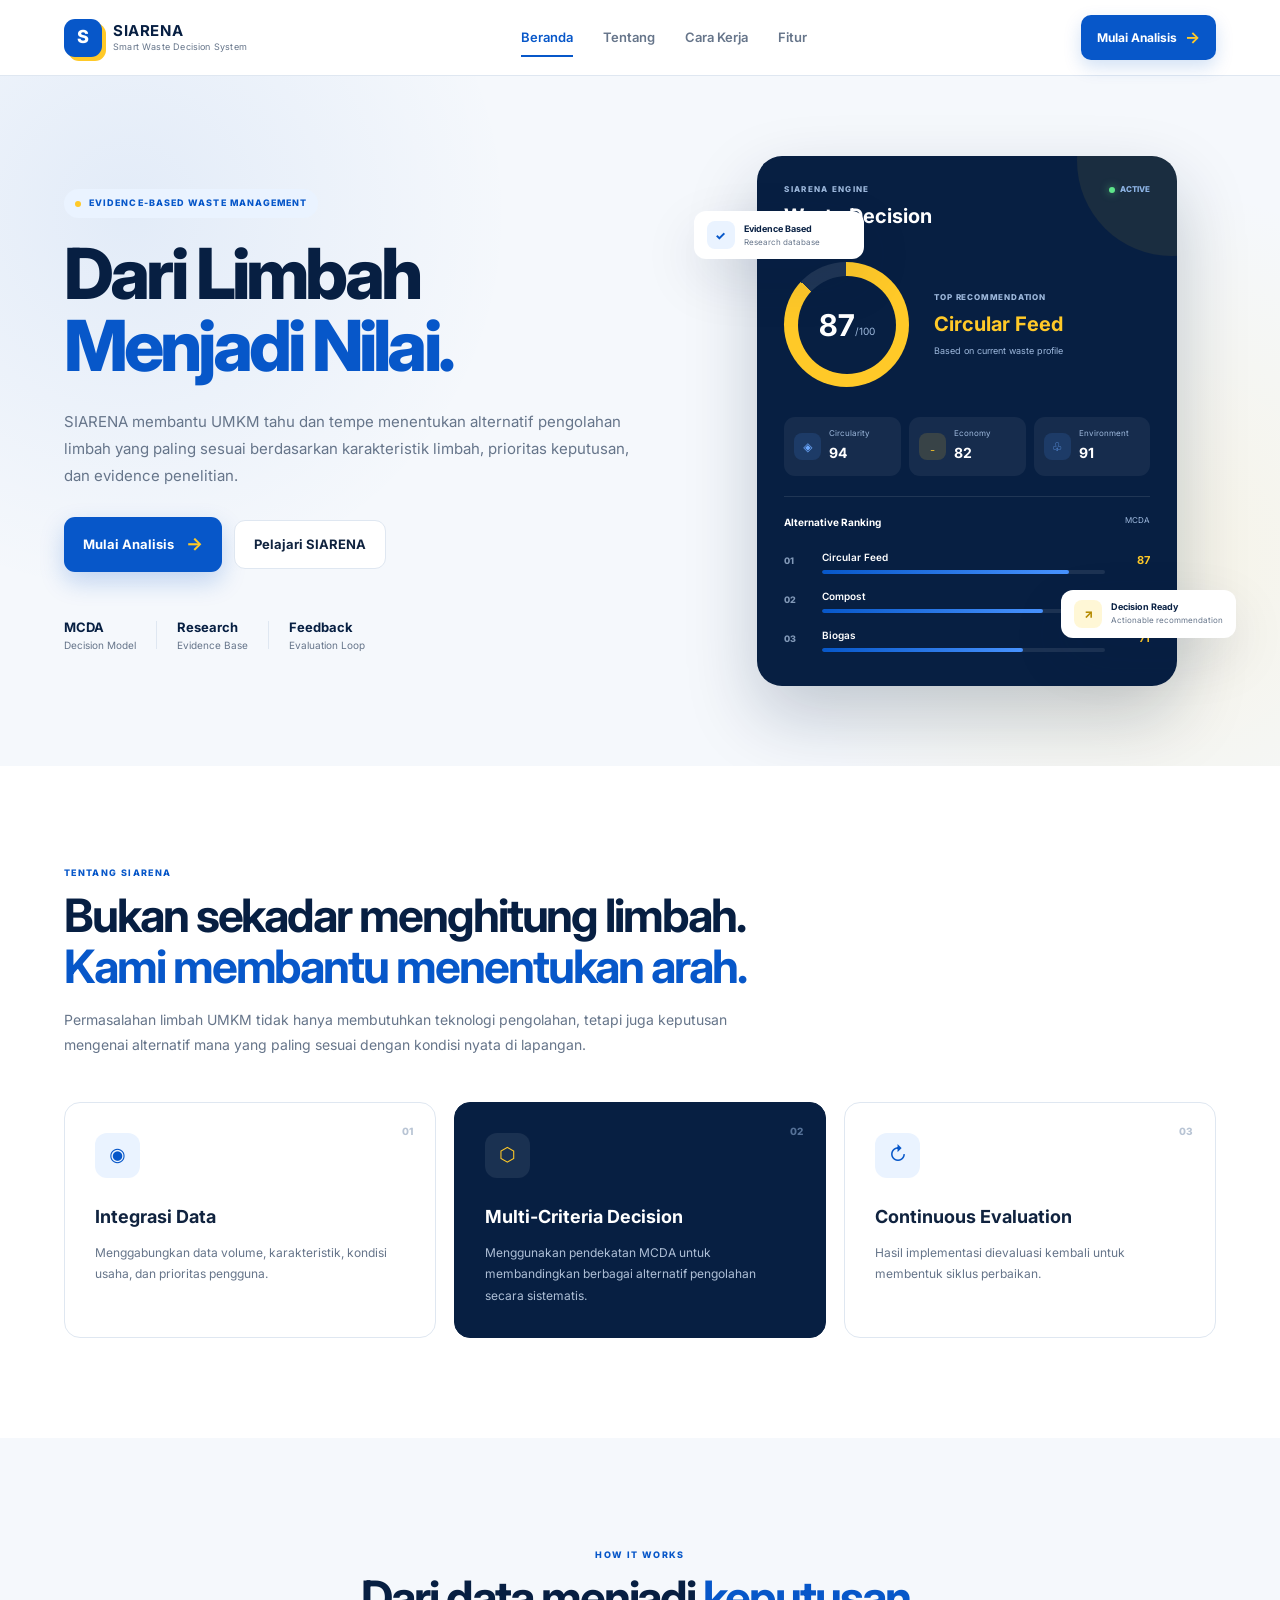
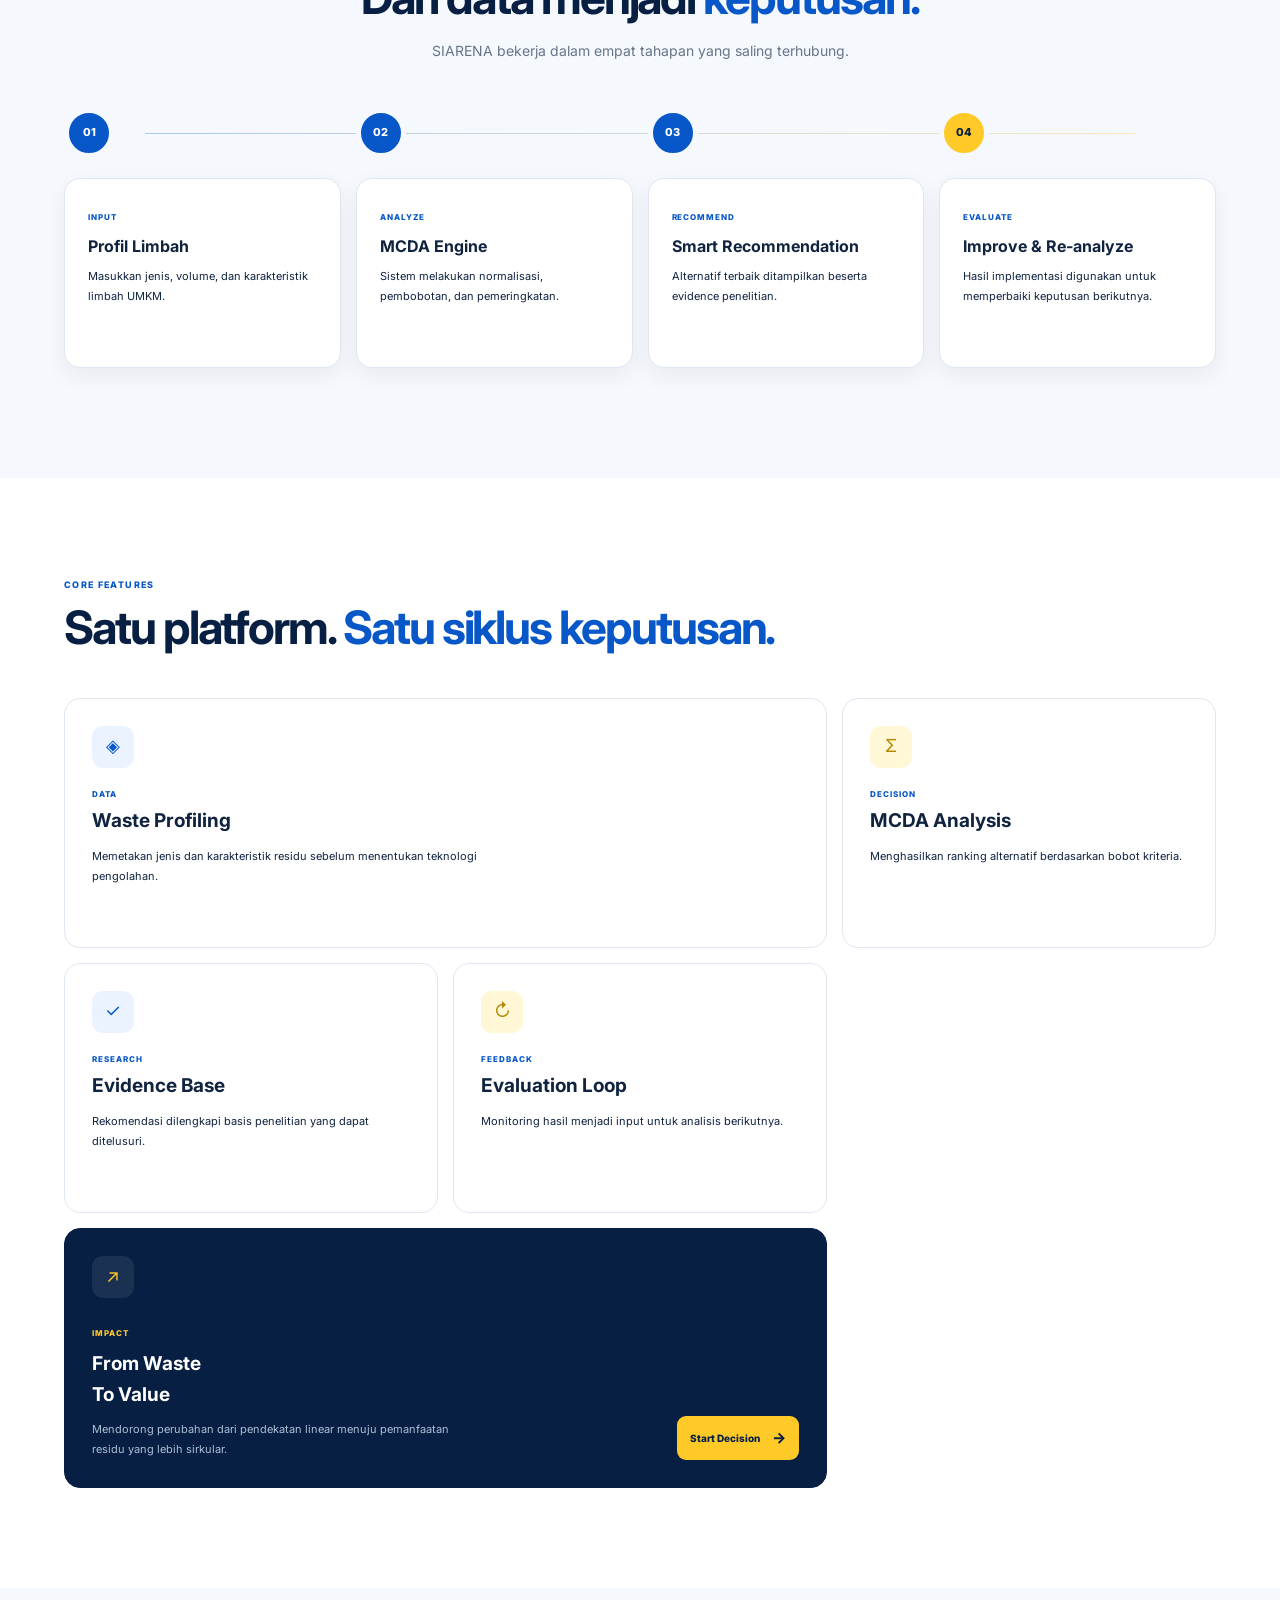
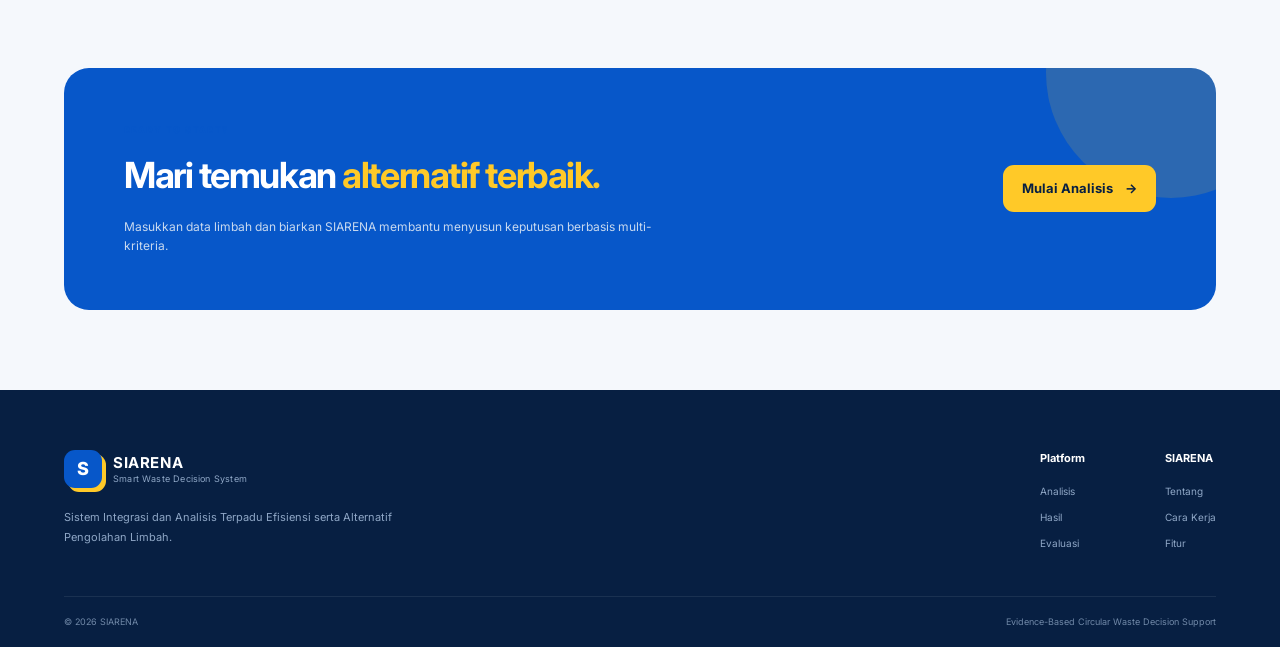
<file: index.html>
<!DOCTYPE html>
<html lang="id">
<head>
    <meta charset="UTF-8">

    <meta name="viewport" content="width=device-width, initial-scale=1.0">

    <meta
        name="description"
        content="SIARENA - Sistem Integrasi, Analisis Residu serta Nilai Alternatif)"
    >

    <title>SIARENA | Smart Waste Decision Support</title>

    <!-- Google Font -->
    <link rel="preconnect" href="https://fonts.googleapis.com">
    <link rel="preconnect" href="https://fonts.gstatic.com" crossorigin>
    <link
        href="https://fonts.googleapis.com/css2?family=Inter:wght@400;500;600;700;800&display=swap"
        rel="stylesheet"
    >

    <!-- CSS utama -->
    <link rel="stylesheet" href="style.css">
</head>

<body>

    <!-- =====================================================
         NAVBAR
    ====================================================== -->
    <header class="navbar">

        <div class="navbar-container">

            <!-- LOGO -->
            <a href="index.html" class="logo">

                <div class="logo-icon">
                    S
                </div>

                <div class="logo-text">
                    <strong>SIARENA</strong>
                    <span>Smart Waste Decision System</span>
                </div>

            </a>


            <!-- NAVIGATION -->
            <nav class="nav-menu">

                <a href="index.html" class="nav-link active">
                    Beranda
                </a>

                <a href="#tentang" class="nav-link">
                    Tentang
                </a>

                <a href="#alur" class="nav-link">
                    Cara Kerja
                </a>

                <a href="#fitur" class="nav-link">
                    Fitur
                </a>

            </nav>


            <!-- CTA -->
            <a href="analysis.html" class="nav-button">
                Mulai Analisis
                <span>→</span>
            </a>

        </div>

    </header>



    <!-- =====================================================
         HERO SECTION
    ====================================================== -->

    <main>

        <section class="hero">

            <div class="hero-container">


                <!-- HERO TEXT -->
                <div class="hero-content">

                    <div class="hero-badge">

                        <span class="badge-dot"></span>

                        EVIDENCE-BASED WASTE MANAGEMENT

                    </div>


                    <h1>

                        Dari Limbah

                        <span>
                            Menjadi Nilai.
                        </span>

                    </h1>


                    <p class="hero-description">

                        SIARENA membantu UMKM tahu dan tempe
                        menentukan alternatif pengolahan limbah
                        yang paling sesuai berdasarkan karakteristik
                        limbah, prioritas keputusan, dan evidence
                        penelitian.

                    </p>


                    <!-- HERO BUTTONS -->
                    <div class="hero-actions">

                        <a
                            href="analysis.html"
                            class="button button-primary"
                        >

                            Mulai Analisis

                            <span class="button-arrow">
                                →
                            </span>

                        </a>


                        <a
                            href="#alur"
                            class="button button-secondary"
                        >

                            Pelajari SIARENA

                        </a>

                    </div>


                    <!-- HERO TRUST -->
                    <div class="hero-trust">

                        <div class="trust-item">

                            <strong>
                                MCDA
                            </strong>

                            <span>
                                Decision Model
                            </span>

                        </div>


                        <div class="trust-divider"></div>


                        <div class="trust-item">

                            <strong>
                                Research
                            </strong>

                            <span>
                                Evidence Base
                            </span>

                        </div>


                        <div class="trust-divider"></div>


                        <div class="trust-item">

                            <strong>
                                Feedback
                            </strong>

                            <span>
                                Evaluation Loop
                            </span>

                        </div>

                    </div>

                </div>



                <!-- HERO VISUAL -->
                <div class="hero-visual">

                    <div class="visual-glow"></div>


                    <!-- MAIN CARD -->
                    <div class="dashboard-card">


                        <!-- CARD HEADER -->
                        <div class="dashboard-header">

                            <div>

                                <span class="dashboard-label">
                                    SIARENA ENGINE
                                </span>

                                <h3>
                                    Waste Decision
                                </h3>

                            </div>


                            <div class="status-indicator">

                                <span></span>

                                ACTIVE

                            </div>

                        </div>



                        <!-- SCORE -->
                        <div class="decision-score">

                            <div class="score-circle">

                                <div class="score-inner">

                                    <strong>
                                        87
                                    </strong>

                                    <span>
                                        /100
                                    </span>

                                </div>

                            </div>


                            <div class="score-info">

                                <span>
                                    TOP RECOMMENDATION
                                </span>

                                <strong>
                                    Circular Feed
                                </strong>

                                <small>
                                    Based on current waste profile
                                </small>

                            </div>

                        </div>



                        <!-- MINI METRICS -->
                        <div class="dashboard-metrics">


                            <div class="metric">

                                <div class="metric-icon blue">
                                    ◈
                                </div>

                                <div>

                                    <span>
                                        Circularity
                                    </span>

                                    <strong>
                                        94
                                    </strong>

                                </div>

                            </div>


                            <div class="metric">

                                <div class="metric-icon yellow">
                                    ₋
                                </div>

                                <div>

                                    <span>
                                        Economy
                                    </span>

                                    <strong>
                                        82
                                    </strong>

                                </div>

                            </div>


                            <div class="metric">

                                <div class="metric-icon blue">
                                    ♧
                                </div>

                                <div>

                                    <span>
                                        Environment
                                    </span>

                                    <strong>
                                        91
                                    </strong>

                                </div>

                            </div>


                        </div>



                        <!-- ALTERNATIVES -->
                        <div class="alternative-list">

                            <div class="alternative-title">

                                <span>
                                    Alternative Ranking
                                </span>

                                <small>
                                    MCDA
                                </small>

                            </div>


                            <div class="alternative">

                                <div class="alternative-number">
                                    01
                                </div>

                                <div class="alternative-name">

                                    <strong>
                                        Circular Feed
                                    </strong>

                                    <div class="progress">
                                        <span style="width: 87%;"></span>
                                    </div>

                                </div>

                                <strong class="alternative-score">
                                    87
                                </strong>

                            </div>


                            <div class="alternative">

                                <div class="alternative-number">
                                    02
                                </div>

                                <div class="alternative-name">

                                    <strong>
                                        Compost
                                    </strong>

                                    <div class="progress">
                                        <span style="width: 78%;"></span>
                                    </div>

                                </div>

                                <strong class="alternative-score">
                                    78
                                </strong>

                            </div>


                            <div class="alternative">

                                <div class="alternative-number">
                                    03
                                </div>

                                <div class="alternative-name">

                                    <strong>
                                        Biogas
                                    </strong>

                                    <div class="progress">
                                        <span style="width: 71%;"></span>
                                    </div>

                                </div>

                                <strong class="alternative-score">
                                    71
                                </strong>

                            </div>

                        </div>

                    </div>



                    <!-- FLOATING CARD -->
                    <div class="floating-card floating-card-top">

                        <div class="floating-icon">
                            ✓
                        </div>

                        <div>

                            <strong>
                                Evidence Based
                            </strong>

                            <span>
                                Research database
                            </span>

                        </div>

                    </div>


                    <div class="floating-card floating-card-bottom">

                        <div class="floating-icon yellow-icon">
                            ↗
                        </div>

                        <div>

                            <strong>
                                Decision Ready
                            </strong>

                            <span>
                                Actionable recommendation
                            </span>

                        </div>

                    </div>

                </div>

            </div>

        </section>



        <!-- =====================================================
             ABOUT
        ====================================================== -->

        <section
            id="tentang"
            class="about-section"
        >

            <div class="section-container">


                <div class="section-heading">

                    <span class="section-label">
                        TENTANG SIARENA
                    </span>

                    <h2>
                        Bukan sekadar menghitung limbah.
                        <span>
                            Kami membantu menentukan arah.
                        </span>
                    </h2>

                    <p>

                        Permasalahan limbah UMKM tidak hanya membutuhkan
                        teknologi pengolahan, tetapi juga keputusan
                        mengenai alternatif mana yang paling sesuai
                        dengan kondisi nyata di lapangan.

                    </p>

                </div>



                <div class="about-grid">


                    <div class="about-card">

                        <div class="about-number">
                            01
                        </div>

                        <div class="about-icon">
                            ◉
                        </div>

                        <h3>
                            Integrasi Data
                        </h3>

                        <p>

                            Menggabungkan data volume, karakteristik,
                            kondisi usaha, dan prioritas pengguna.

                        </p>

                    </div>


                    <div class="about-card featured">

                        <div class="about-number">
                            02
                        </div>

                        <div class="about-icon">
                            ⬡
                        </div>

                        <h3>
                            Multi-Criteria Decision
                        </h3>

                        <p>

                            Menggunakan pendekatan MCDA untuk
                            membandingkan berbagai alternatif
                            pengolahan secara sistematis.

                        </p>

                    </div>


                    <div class="about-card">

                        <div class="about-number">
                            03
                        </div>

                        <div class="about-icon">
                            ↻
                        </div>

                        <h3>
                            Continuous Evaluation
                        </h3>

                        <p>

                            Hasil implementasi dievaluasi kembali
                            untuk membentuk siklus perbaikan.

                        </p>

                    </div>

                </div>

            </div>

        </section>



        <!-- =====================================================
             HOW IT WORKS
        ====================================================== -->

        <section
            id="alur"
            class="workflow-section"
        >

            <div class="section-container">


                <div class="section-heading center">

                    <span class="section-label">
                        HOW IT WORKS
                    </span>

                    <h2>
                        Dari data menjadi
                        <span>
                            keputusan.
                        </span>

                    </h2>

                    <p>

                        SIARENA bekerja dalam empat tahapan
                        yang saling terhubung.

                    </p>

                </div>



                <div class="workflow">


                    <div class="workflow-line"></div>


                    <!-- STEP 1 -->
                    <div class="workflow-item">

                        <div class="workflow-number">
                            01
                        </div>

                        <div class="workflow-card">

                            <span>
                                INPUT
                            </span>

                            <h3>
                                Profil Limbah
                            </h3>

                            <p>

                                Masukkan jenis, volume, dan
                                karakteristik limbah UMKM.

                            </p>

                        </div>

                    </div>


                    <!-- STEP 2 -->
                    <div class="workflow-item">

                        <div class="workflow-number">
                            02
                        </div>

                        <div class="workflow-card">

                            <span>
                                ANALYZE
                            </span>

                            <h3>
                                MCDA Engine
                            </h3>

                            <p>

                                Sistem melakukan normalisasi,
                                pembobotan, dan pemeringkatan.

                            </p>

                        </div>

                    </div>


                    <!-- STEP 3 -->
                    <div class="workflow-item">

                        <div class="workflow-number">
                            03
                        </div>

                        <div class="workflow-card">

                            <span>
                                RECOMMEND
                            </span>

                            <h3>
                                Smart Recommendation
                            </h3>

                            <p>

                                Alternatif terbaik ditampilkan
                                beserta evidence penelitian.

                            </p>

                        </div>

                    </div>


                    <!-- STEP 4 -->
                    <div class="workflow-item">

                        <div class="workflow-number yellow">
                            04
                        </div>

                        <div class="workflow-card">

                            <span>
                                EVALUATE
                            </span>

                            <h3>
                                Improve & Re-analyze
                            </h3>

                            <p>

                                Hasil implementasi digunakan
                                untuk memperbaiki keputusan berikutnya.

                            </p>

                        </div>

                    </div>

                </div>

            </div>

        </section>



        <!-- =====================================================
             FEATURES
        ====================================================== -->

        <section
            id="fitur"
            class="features-section"
        >

            <div class="section-container">


                <div class="section-heading">

                    <span class="section-label">
                        CORE FEATURES
                    </span>

                    <h2>
                        Satu platform.
                        <span>
                            Satu siklus keputusan.
                        </span>
                    </h2>

                </div>



                <div class="feature-grid">


                    <article class="feature-card large">

                        <div class="feature-icon">
                            ◈
                        </div>

                        <span class="feature-tag">
                            DATA
                        </span>

                        <h3>
                            Waste Profiling
                        </h3>

                        <p>

                            Memetakan jenis dan karakteristik
                            residu sebelum menentukan teknologi
                            pengolahan.

                        </p>

                    </article>


                    <article class="feature-card">

                        <div class="feature-icon yellow">
                            Σ
                        </div>

                        <span class="feature-tag">
                            DECISION
                        </span>

                        <h3>
                            MCDA Analysis
                        </h3>

                        <p>

                            Menghasilkan ranking alternatif
                            berdasarkan bobot kriteria.

                        </p>

                    </article>


                    <article class="feature-card">

                        <div class="feature-icon">
                            ✓
                        </div>

                        <span class="feature-tag">
                            RESEARCH
                        </span>

                        <h3>
                            Evidence Base
                        </h3>

                        <p>

                            Rekomendasi dilengkapi basis
                            penelitian yang dapat ditelusuri.

                        </p>

                    </article>


                    <article class="feature-card">

                        <div class="feature-icon yellow">
                            ↻
                        </div>

                        <span class="feature-tag">
                            FEEDBACK
                        </span>

                        <h3>
                            Evaluation Loop
                        </h3>

                        <p>

                            Monitoring hasil menjadi input
                            untuk analisis berikutnya.

                        </p>

                    </article>


                    <article class="feature-card large dark">

                        <div>

                            <div class="feature-icon white">
                                ↗
                            </div>

                            <span class="feature-tag">
                                IMPACT
                            </span>

                            <h3>
                                From Waste
                                <br>
                                To Value
                            </h3>

                            <p>

                                Mendorong perubahan dari
                                pendekatan linear menuju
                                pemanfaatan residu yang lebih
                                sirkular.

                            </p>

                        </div>

                        <a
                            href="analysis.html"
                            class="feature-button"
                        >

                            Start Decision

                            <span>→</span>

                        </a>

                    </article>

                </div>

            </div>

        </section>



        <!-- =====================================================
             CTA
        ====================================================== -->

        <section class="cta-section">

            <div class="cta-container">

                <div>

                    <span class="section-label">
                        READY TO START?
                    </span>

                    <h2>
                        Mari temukan
                        <span>
                            alternatif terbaik.
                        </span>

                    </h2>

                    <p>

                        Masukkan data limbah dan biarkan
                        SIARENA membantu menyusun keputusan
                        berbasis multi-kriteria.

                    </p>

                </div>


                <a
                    href="analysis.html"
                    class="button button-yellow"
                >

                    Mulai Analisis

                    <span>
                        →
                    </span>

                </a>

            </div>

        </section>

    </main>



    <!-- =====================================================
         FOOTER
    ====================================================== -->

    <footer class="footer">

        <div class="footer-container">

            <div class="footer-brand">

                <div class="logo">

                    <div class="logo-icon">
                        S
                    </div>

                    <div class="logo-text">

                        <strong>
                            SIARENA
                        </strong>

                        <span>
                            Smart Waste Decision System
                        </span>

                    </div>

                </div>

                <p>

                    Sistem Integrasi dan Analisis Terpadu
                    Efisiensi serta Alternatif Pengolahan Limbah.

                </p>

            </div>


            <div class="footer-links">

                <div>

                    <strong>
                        Platform
                    </strong>

                    <a href="analysis.html">
                        Analisis
                    </a>

                    <a href="result.html">
                        Hasil
                    </a>

                    <a href="evaluation.html">
                        Evaluasi
                    </a>

                </div>


                <div>

                    <strong>
                        SIARENA
                    </strong>

                    <a href="#tentang">
                        Tentang
                    </a>

                    <a href="#alur">
                        Cara Kerja
                    </a>

                    <a href="#fitur">
                        Fitur
                    </a>

                </div>

            </div>

        </div>


        <div class="footer-bottom">

            <span>
                © 2026 SIARENA
            </span>

            <span>
                Evidence-Based Circular Waste Decision Support
            </span>

        </div>

    </footer>


</body>
</html>
</file>
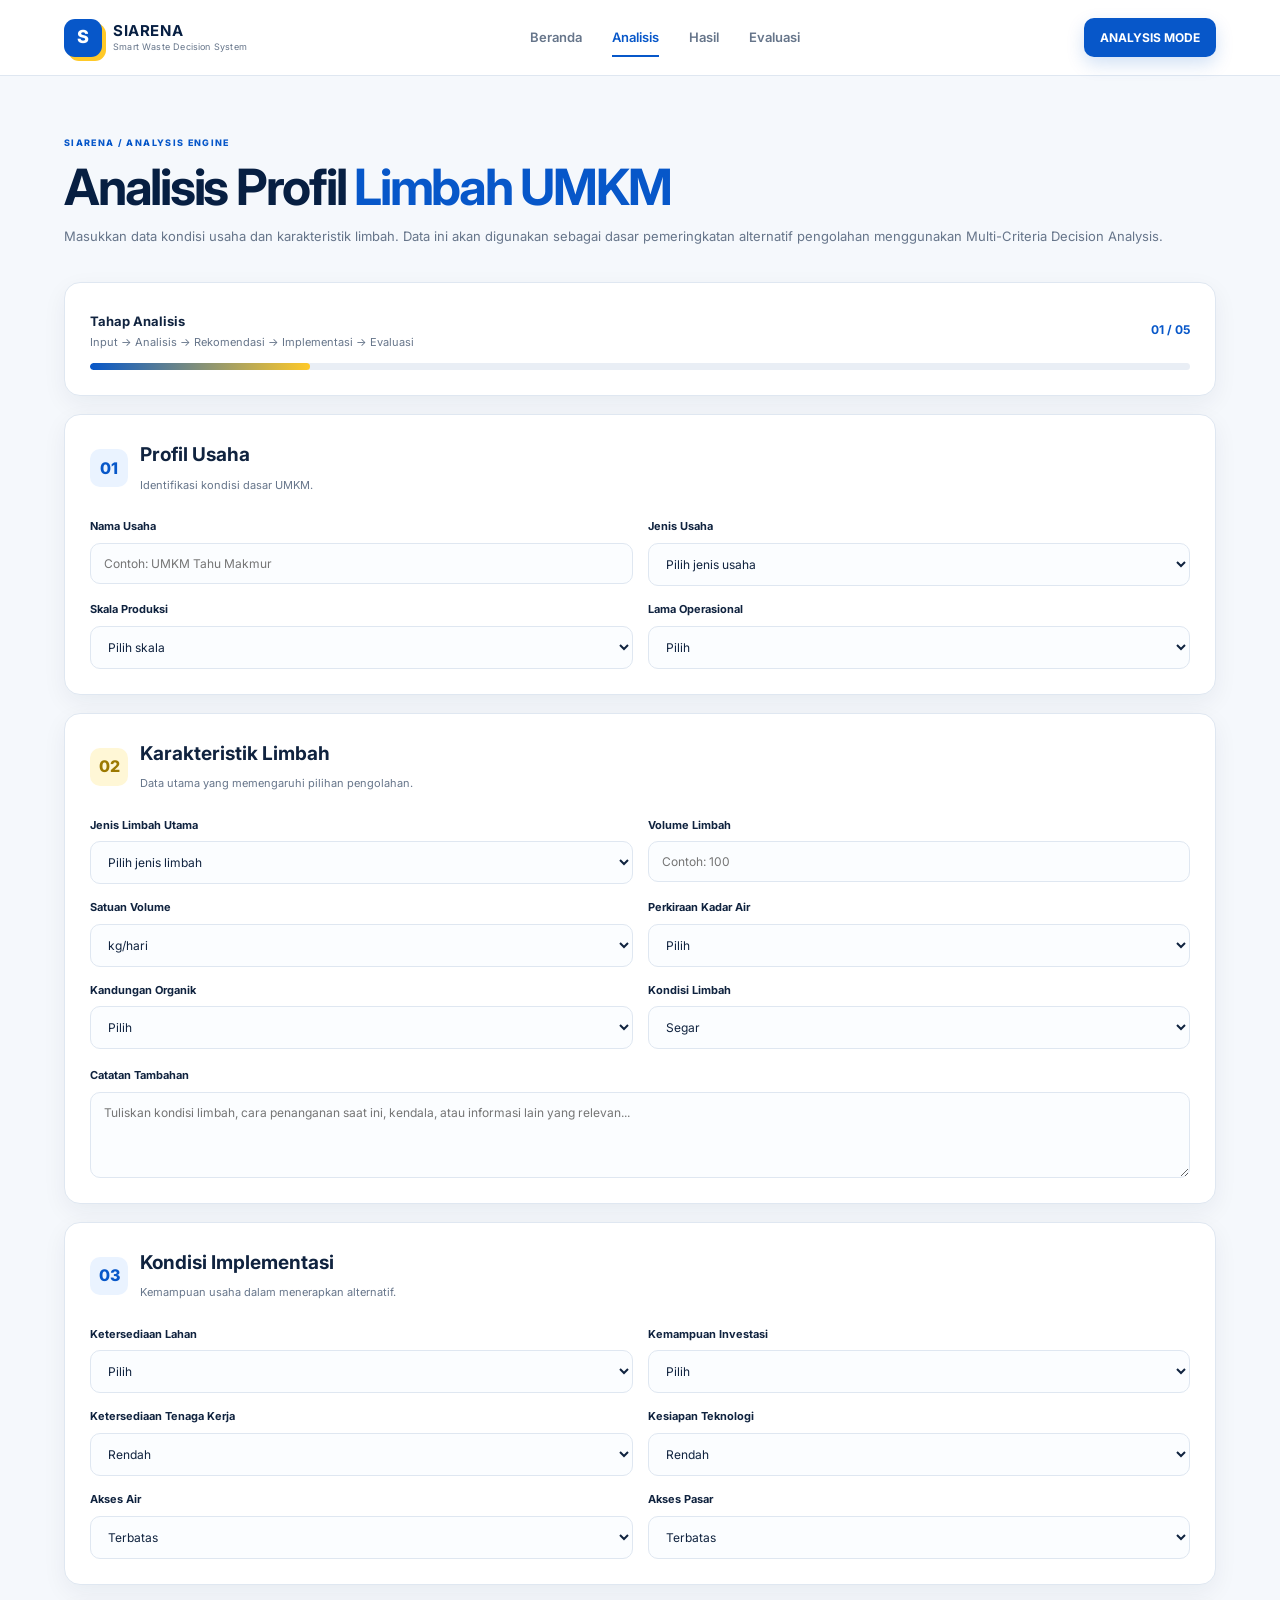
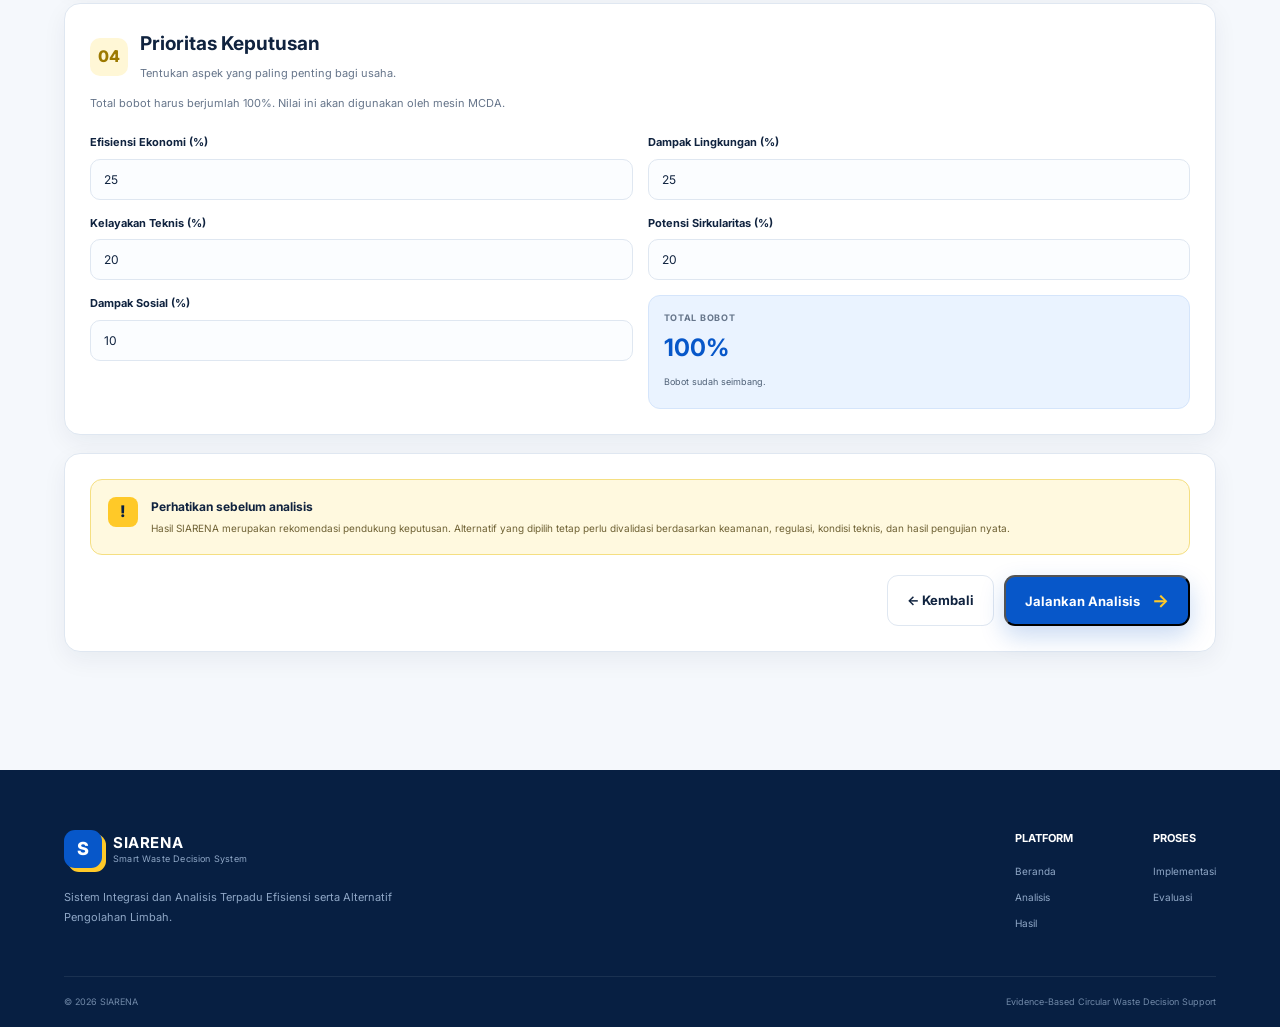
<file: analysis.html>
<!DOCTYPE html>
<html lang="id">

<head>
    <meta charset="UTF-8">

    <meta name="viewport" content="width=device-width, initial-scale=1.0">

    <meta
        name="description"
        content="SIARENA - Analisis karakteristik limbah dan pemilihan alternatif pengolahan berbasis MCDA."
    >

    <title>Analisis Limbah | SIARENA</title>

    <!-- FONT -->
    <link rel="preconnect" href="https://fonts.googleapis.com">
    <link rel="preconnect" href="https://fonts.gstatic.com" crossorigin>

    <link
        href="https://fonts.googleapis.com/css2?family=Inter:wght@400;500;600;700;800&display=swap"
        rel="stylesheet"
    >

    <!-- CSS -->
    <link rel="stylesheet" href="style.css">

</head>


<body>


<!-- =====================================================
     NAVBAR
====================================================== -->

<header class="navbar">

    <div class="navbar-container">

        <a href="index.html" class="logo">

            <div class="logo-icon">
                S
            </div>

            <div class="logo-text">

                <strong>
                    SIARENA
                </strong>

                <span>
                    Smart Waste Decision System
                </span>

            </div>

        </a>


        <nav class="nav-menu">

            <a href="index.html" class="nav-link">
                Beranda
            </a>

            <a href="analysis.html" class="nav-link active">
                Analisis
            </a>

            <a href="result.html" class="nav-link">
                Hasil
            </a>

            <a href="evaluation.html" class="nav-link">
                Evaluasi
            </a>

        </nav>


        <div class="nav-button">
            ANALYSIS MODE
        </div>

    </div>

</header>



<!-- =====================================================
     MAIN
====================================================== -->

<main class="page">


    <!-- =================================================
         PAGE TITLE
    ================================================== -->

    <section class="page-title">

        <span class="section-label">
            SIARENA / ANALYSIS ENGINE
        </span>

        <h1>
            Analisis Profil
            <span style="color: var(--blue);">
                Limbah UMKM
            </span>
        </h1>

        <p>
            Masukkan data kondisi usaha dan karakteristik limbah.
            Data ini akan digunakan sebagai dasar pemeringkatan
            alternatif pengolahan menggunakan Multi-Criteria
            Decision Analysis.
        </p>

    </section>



    <!-- =================================================
         PROGRESS
    ================================================== -->

    <div class="panel">

        <div style="
            display:flex;
            justify-content:space-between;
            align-items:center;
            gap:20px;
            margin-bottom:12px;
        ">

            <div>

                <strong style="font-size:13px;">
                    Tahap Analisis
                </strong>

                <div class="muted">
                    Input → Analisis → Rekomendasi → Implementasi → Evaluasi
                </div>

            </div>

            <strong
                style="
                    color:var(--blue);
                    font-size:12px;
                "
            >
                01 / 05
            </strong>

        </div>


        <div
            style="
                width:100%;
                height:7px;
                background:#e9eef5;
                border-radius:20px;
                overflow:hidden;
            "
        >

            <div
                style="
                    width:20%;
                    height:100%;
                    background:linear-gradient(
                        90deg,
                        var(--blue),
                        var(--yellow)
                    );
                    border-radius:20px;
                "
            ></div>

        </div>

    </div>



    <!-- =================================================
         FORM
    ================================================== -->

    <form id="analysisForm">


        <!-- =================================================
             SECTION 1 — PROFIL USAHA
        ================================================== -->

        <section class="panel">

            <div
                style="
                    display:flex;
                    align-items:center;
                    gap:12px;
                    margin-bottom:22px;
                "
            >

                <div
                    style="
                        width:38px;
                        height:38px;
                        display:grid;
                        place-items:center;
                        border-radius:10px;
                        background:var(--blue-light);
                        color:var(--blue);
                        font-weight:800;
                    "
                >
                    01
                </div>

                <div>

                    <h2 style="margin:0;">
                        Profil Usaha
                    </h2>

                    <span class="muted">
                        Identifikasi kondisi dasar UMKM.
                    </span>

                </div>

            </div>


            <div class="grid-2">


                <!-- NAMA USAHA -->

                <div class="form-group">

                    <label for="businessName">
                        Nama Usaha
                    </label>

                    <input
                        type="text"
                        id="businessName"
                        name="businessName"
                        placeholder="Contoh: UMKM Tahu Makmur"
                        required
                    >

                </div>


                <!-- JENIS USAHA -->

                <div class="form-group">

                    <label for="businessType">
                        Jenis Usaha
                    </label>

                    <select
                        id="businessType"
                        name="businessType"
                        required
                    >

                        <option value="">
                            Pilih jenis usaha
                        </option>

                        <option value="tahu">
                            Produksi Tahu
                        </option>

                        <option value="tempe">
                            Produksi Tempe
                        </option>

                        <option value="tahu-tempe">
                            Tahu & Tempe
                        </option>

                        <option value="lainnya">
                            Lainnya
                        </option>

                    </select>

                </div>


                <!-- SKALA -->

                <div class="form-group">

                    <label for="businessScale">
                        Skala Produksi
                    </label>

                    <select
                        id="businessScale"
                        name="businessScale"
                        required
                    >

                        <option value="">
                            Pilih skala
                        </option>

                        <option value="kecil">
                            Kecil
                        </option>

                        <option value="menengah">
                            Menengah
                        </option>

                        <option value="besar">
                            Besar
                        </option>

                    </select>

                </div>


                <!-- LAMA OPERASI -->

                <div class="form-group">

                    <label for="operationDuration">
                        Lama Operasional
                    </label>

                    <select
                        id="operationDuration"
                        name="operationDuration"
                    >

                        <option value="">
                            Pilih
                        </option>

                        <option value="<1">
                            < 1 tahun
                        </option>

                        <option value="1-3">
                            1–3 tahun
                        </option>

                        <option value="3-5">
                            3–5 tahun
                        </option>

                        <option value=">5">
                            > 5 tahun
                        </option>

                    </select>

                </div>

            </div>

        </section>



        <!-- =================================================
             SECTION 2 — DATA LIMBAH
        ================================================== -->

        <section class="panel">

            <div
                style="
                    display:flex;
                    align-items:center;
                    gap:12px;
                    margin-bottom:22px;
                "
            >

                <div
                    style="
                        width:38px;
                        height:38px;
                        display:grid;
                        place-items:center;
                        border-radius:10px;
                        background:var(--yellow-light);
                        color:#9c7900;
                        font-weight:800;
                    "
                >
                    02
                </div>

                <div>

                    <h2 style="margin:0;">
                        Karakteristik Limbah
                    </h2>

                    <span class="muted">
                        Data utama yang memengaruhi pilihan pengolahan.
                    </span>

                </div>

            </div>


            <div class="grid-2">


                <!-- JENIS LIMBAH -->

                <div class="form-group">

                    <label for="wasteType">
                        Jenis Limbah Utama
                    </label>

                    <select
                        id="wasteType"
                        name="wasteType"
                        required
                    >

                        <option value="">
                            Pilih jenis limbah
                        </option>

                        <option value="ampas-tahu">
                            Ampas Tahu
                        </option>

                        <option value="air-limbah-tahu">
                            Air Limbah Tahu
                        </option>

                        <option value="kulit-kedelai">
                            Kulit Kedelai
                        </option>

                        <option value="campuran">
                            Limbah Campuran
                        </option>

                    </select>

                </div>


                <!-- VOLUME -->

                <div class="form-group">

                    <label for="wasteVolume">
                        Volume Limbah
                    </label>

                    <input
                        type="number"
                        id="wasteVolume"
                        name="wasteVolume"
                        min="0"
                        step="0.1"
                        placeholder="Contoh: 100"
                        required
                    >

                </div>


                <!-- UNIT -->

                <div class="form-group">

                    <label for="wasteUnit">
                        Satuan Volume
                    </label>

                    <select
                        id="wasteUnit"
                        name="wasteUnit"
                    >

                        <option value="kg/hari">
                            kg/hari
                        </option>

                        <option value="liter/hari">
                            liter/hari
                        </option>

                        <option value="kg/minggu">
                            kg/minggu
                        </option>

                    </select>

                </div>


                <!-- KADAR AIR -->

                <div class="form-group">

                    <label for="moisture">
                        Perkiraan Kadar Air
                    </label>

                    <select
                        id="moisture"
                        name="moisture"
                    >

                        <option value="">
                            Pilih
                        </option>

                        <option value="rendah">
                            Rendah
                        </option>

                        <option value="sedang">
                            Sedang
                        </option>

                        <option value="tinggi">
                            Tinggi
                        </option>

                    </select>

                </div>


                <!-- ORGANIK -->

                <div class="form-group">

                    <label for="organicContent">
                        Kandungan Organik
                    </label>

                    <select
                        id="organicContent"
                        name="organicContent"
                    >

                        <option value="">
                            Pilih
                        </option>

                        <option value="rendah">
                            Rendah
                        </option>

                        <option value="sedang">
                            Sedang
                        </option>

                        <option value="tinggi">
                            Tinggi
                        </option>

                    </select>

                </div>


                <!-- KONDISI LIMBAH -->

                <div class="form-group">

                    <label for="wasteCondition">
                        Kondisi Limbah
                    </label>

                    <select
                        id="wasteCondition"
                        name="wasteCondition"
                    >

                        <option value="segar">
                            Segar
                        </option>

                        <option value="campuran">
                            Campuran
                        </option>

                        <option value="terkontaminasi">
                            Berpotensi Terkontaminasi
                        </option>

                    </select>

                </div>

            </div>


            <div style="margin-top:18px;">

                <div class="form-group">

                    <label for="wasteDescription">
                        Catatan Tambahan
                    </label>

                    <textarea
                        id="wasteDescription"
                        name="wasteDescription"
                        rows="4"
                        placeholder="Tuliskan kondisi limbah, cara penanganan saat ini, kendala, atau informasi lain yang relevan..."
                    ></textarea>

                </div>

            </div>

        </section>



        <!-- =================================================
             SECTION 3 — KONDISI USAHA
        ================================================== -->

        <section class="panel">

            <div
                style="
                    display:flex;
                    align-items:center;
                    gap:12px;
                    margin-bottom:22px;
                "
            >

                <div
                    style="
                        width:38px;
                        height:38px;
                        display:grid;
                        place-items:center;
                        border-radius:10px;
                        background:var(--blue-light);
                        color:var(--blue);
                        font-weight:800;
                    "
                >
                    03
                </div>

                <div>

                    <h2 style="margin:0;">
                        Kondisi Implementasi
                    </h2>

                    <span class="muted">
                        Kemampuan usaha dalam menerapkan alternatif.
                    </span>

                </div>

            </div>


            <div class="grid-2">


                <!-- LAHAN -->

                <div class="form-group">

                    <label for="landAvailability">
                        Ketersediaan Lahan
                    </label>

                    <select
                        id="landAvailability"
                        name="landAvailability"
                        required
                    >

                        <option value="">
                            Pilih
                        </option>

                        <option value="rendah">
                            Terbatas
                        </option>

                        <option value="sedang">
                            Sedang
                        </option>

                        <option value="tinggi">
                            Luas
                        </option>

                    </select>

                </div>


                <!-- MODAL -->

                <div class="form-group">

                    <label for="budget">
                        Kemampuan Investasi
                    </label>

                    <select
                        id="budget"
                        name="budget"
                        required
                    >

                        <option value="">
                            Pilih
                        </option>

                        <option value="rendah">
                            Rendah
                        </option>

                        <option value="sedang">
                            Sedang
                        </option>

                        <option value="tinggi">
                            Tinggi
                        </option>

                    </select>

                </div>


                <!-- TENAGA -->

                <div class="form-group">

                    <label for="humanResource">
                        Ketersediaan Tenaga Kerja
                    </label>

                    <select
                        id="humanResource"
                        name="humanResource"
                    >

                        <option value="rendah">
                            Rendah
                        </option>

                        <option value="sedang">
                            Sedang
                        </option>

                        <option value="tinggi">
                            Tinggi
                        </option>

                    </select>

                </div>


                <!-- TEKNOLOGI -->

                <div class="form-group">

                    <label for="technology">
                        Kesiapan Teknologi
                    </label>

                    <select
                        id="technology"
                        name="technology"
                    >

                        <option value="rendah">
                            Rendah
                        </option>

                        <option value="sedang">
                            Sedang
                        </option>

                        <option value="tinggi">
                            Tinggi
                        </option>

                    </select>

                </div>


                <!-- AIR -->

                <div class="form-group">

                    <label for="waterAccess">
                        Akses Air
                    </label>

                    <select
                        id="waterAccess"
                        name="waterAccess"
                    >

                        <option value="rendah">
                            Terbatas
                        </option>

                        <option value="sedang">
                            Sedang
                        </option>

                        <option value="tinggi">
                            Baik
                        </option>

                    </select>

                </div>


                <!-- PASAR -->

                <div class="form-group">

                    <label for="marketAccess">
                        Akses Pasar
                    </label>

                    <select
                        id="marketAccess"
                        name="marketAccess"
                    >

                        <option value="rendah">
                            Terbatas
                        </option>

                        <option value="sedang">
                            Sedang
                        </option>

                        <option value="tinggi">
                            Baik
                        </option>

                    </select>

                </div>

            </div>

        </section>



        <!-- =================================================
             SECTION 4 — PRIORITAS MCDA
        ================================================== -->

        <section class="panel">

            <div
                style="
                    display:flex;
                    align-items:center;
                    gap:12px;
                    margin-bottom:10px;
                "
            >

                <div
                    style="
                        width:38px;
                        height:38px;
                        display:grid;
                        place-items:center;
                        border-radius:10px;
                        background:var(--yellow-light);
                        color:#9c7900;
                        font-weight:800;
                    "
                >
                    04
                </div>

                <div>

                    <h2 style="margin:0;">
                        Prioritas Keputusan
                    </h2>

                    <span class="muted">
                        Tentukan aspek yang paling penting bagi usaha.
                    </span>

                </div>

            </div>


            <p
                class="muted"
                style="margin-bottom:22px;"
            >
                Total bobot harus berjumlah 100%.
                Nilai ini akan digunakan oleh mesin MCDA.
            </p>


            <div class="grid-2">


                <!-- EKONOMI -->

                <div class="form-group">

                    <label for="weightEconomic">
                        Efisiensi Ekonomi (%)
                    </label>

                    <input
                        type="number"
                        id="weightEconomic"
                        name="weightEconomic"
                        min="0"
                        max="100"
                        value="25"
                        required
                    >

                </div>


                <!-- LINGKUNGAN -->

                <div class="form-group">

                    <label for="weightEnvironment">
                        Dampak Lingkungan (%)
                    </label>

                    <input
                        type="number"
                        id="weightEnvironment"
                        name="weightEnvironment"
                        min="0"
                        max="100"
                        value="25"
                        required
                    >

                </div>


                <!-- TEKNIS -->

                <div class="form-group">

                    <label for="weightTechnical">
                        Kelayakan Teknis (%)
                    </label>

                    <input
                        type="number"
                        id="weightTechnical"
                        name="weightTechnical"
                        min="0"
                        max="100"
                        value="20"
                        required
                    >

                </div>


                <!-- CIRCULARITY -->

                <div class="form-group">

                    <label for="weightCircularity">
                        Potensi Sirkularitas (%)
                    </label>

                    <input
                        type="number"
                        id="weightCircularity"
                        name="weightCircularity"
                        min="0"
                        max="100"
                        value="20"
                        required
                    >

                </div>


                <!-- SOSIAL -->

                <div class="form-group">

                    <label for="weightSocial">
                        Dampak Sosial (%)
                    </label>

                    <input
                        type="number"
                        id="weightSocial"
                        name="weightSocial"
                        min="0"
                        max="100"
                        value="10"
                        required
                    >

                </div>


                <!-- TOTAL -->

                <div
                    style="
                        display:flex;
                        align-items:flex-end;
                    "
                >

                    <div
                        style="
                            width:100%;
                            padding:15px;
                            border-radius:12px;
                            background:var(--blue-light);
                            border:1px solid #d5e5fb;
                        "
                    >

                        <span
                            style="
                                display:block;
                                font-size:9px;
                                color:var(--text-soft);
                                font-weight:700;
                                text-transform:uppercase;
                                letter-spacing:.08em;
                            "
                        >
                            Total Bobot
                        </span>

                        <strong
                            id="weightTotal"
                            style="
                                display:block;
                                margin-top:3px;
                                font-size:24px;
                                color:var(--blue);
                            "
                        >
                            100%
                        </strong>

                        <small
                            id="weightMessage"
                            style="
                                font-size:9px;
                                color:#4f6076;
                            "
                        >
                            Bobot sudah seimbang.
                        </small>

                    </div>

                </div>

            </div>

        </section>



        <!-- =================================================
             SECTION 5 — CONFIRMATION
        ================================================== -->

        <section class="panel">

            <div
                style="
                    padding:17px;
                    border-radius:12px;
                    background:#fff9df;
                    border:1px solid #f5df82;
                    display:flex;
                    gap:13px;
                    align-items:flex-start;
                "
            >

                <div
                    style="
                        width:30px;
                        height:30px;
                        border-radius:8px;
                        background:var(--yellow);
                        display:grid;
                        place-items:center;
                        color:var(--navy);
                        font-weight:800;
                        flex-shrink:0;
                    "
                >
                    !
                </div>

                <div>

                    <strong
                        style="
                            display:block;
                            font-size:12px;
                            margin-bottom:4px;
                        "
                    >
                        Perhatikan sebelum analisis
                    </strong>

                    <p
                        style="
                            font-size:10px;
                            color:#6f6235;
                            line-height:1.7;
                        "
                    >
                        Hasil SIARENA merupakan rekomendasi
                        pendukung keputusan. Alternatif yang
                        dipilih tetap perlu divalidasi berdasarkan
                        keamanan, regulasi, kondisi teknis,
                        dan hasil pengujian nyata.
                    </p>

                </div>

            </div>


            <!-- ACTION -->

            <div class="form-actions">

                <a
                    href="index.html"
                    class="button button-secondary"
                >
                    ← Kembali
                </a>


                <button
                    type="submit"
                    id="runAnalysis"
                    class="button button-primary"
                >

                    Jalankan Analisis

                    <span class="button-arrow">
                        →
                    </span>

                </button>

            </div>

        </section>


    </form>


</main>



<!-- =====================================================
     FOOTER
====================================================== -->

<footer class="footer">

    <div class="footer-container">

        <div class="footer-brand">

            <div class="logo">

                <div class="logo-icon">
                    S
                </div>

                <div class="logo-text">

                    <strong>
                        SIARENA
                    </strong>

                    <span>
                        Smart Waste Decision System
                    </span>

                </div>

            </div>

            <p>
                Sistem Integrasi dan Analisis Terpadu
                Efisiensi serta Alternatif Pengolahan Limbah.
            </p>

        </div>


        <div class="footer-links">

            <div>

                <strong>
                    PLATFORM
                </strong>

                <a href="index.html">
                    Beranda
                </a>

                <a href="analysis.html">
                    Analisis
                </a>

                <a href="result.html">
                    Hasil
                </a>

            </div>


            <div>

                <strong>
                    PROSES
                </strong>

                <a href="implementation.html">
                    Implementasi
                </a>

                <a href="evaluation.html">
                    Evaluasi
                </a>

            </div>

        </div>

    </div>


    <div class="footer-bottom">

        <span>
            © 2026 SIARENA
        </span>

        <span>
            Evidence-Based Circular Waste Decision Support
        </span>

    </div>

</footer>



<!-- =====================================================
     TEMPORARY WEIGHT VALIDATION
     Nanti dipindahkan/diintegrasikan ke script.js
====================================================== -->

<script>

const weightInputs = [

    document.getElementById("weightEconomic"),

    document.getElementById("weightEnvironment"),

    document.getElementById("weightTechnical"),

    document.getElementById("weightCircularity"),

    document.getElementById("weightSocial")

];


const totalElement =
    document.getElementById("weightTotal");


const messageElement =
    document.getElementById("weightMessage");


function updateWeightTotal() {

    let total = 0;

    weightInputs.forEach(input => {

        total += Number(input.value) || 0;

    });


    totalElement.textContent =
        total + "%";


    if (total === 100) {

        totalElement.style.color =
            "var(--blue)";

        messageElement.textContent =
            "✓ Bobot sudah seimbang.";

        messageElement.style.color =
            "#26834b";

    } else {

        totalElement.style.color =
            "#d64545";

        messageElement.textContent =
            "⚠ Total bobot harus tepat 100%.";

        messageElement.style.color =
            "#d64545";

    }

}


weightInputs.forEach(input => {

    input.addEventListener(
        "input",
        updateWeightTotal
    );

});


/* =====================================================
   FORM SUBMIT
   Sementara menyimpan data ke localStorage.
   Mesin MCDA final akan kita masukkan di script.js.
===================================================== */

document
    .getElementById("analysisForm")
    .addEventListener("submit", function(event) {

        event.preventDefault();


        const total =
            weightInputs.reduce(
                (sum, input) =>
                    sum + (Number(input.value) || 0),
                0
            );


        if (total !== 100) {

            alert(
                "Total bobot harus tepat 100% sebelum analisis dijalankan."
            );

            return;

        }


        const formData =
            new FormData(this);


        const data =
            Object.fromEntries(formData.entries());


        data.createdAt =
            new Date().toISOString();


        localStorage.setItem(
            "sirasentaAnalysis",
            JSON.stringify(data)
        );


        /*
         * Untuk sementara diarahkan ke result.html.
         * Nanti script.js akan melakukan perhitungan MCDA
         * terlebih dahulu.
         */

        window.location.href =
            "result.html";

    });


</script>


</body>
</html>
</file>
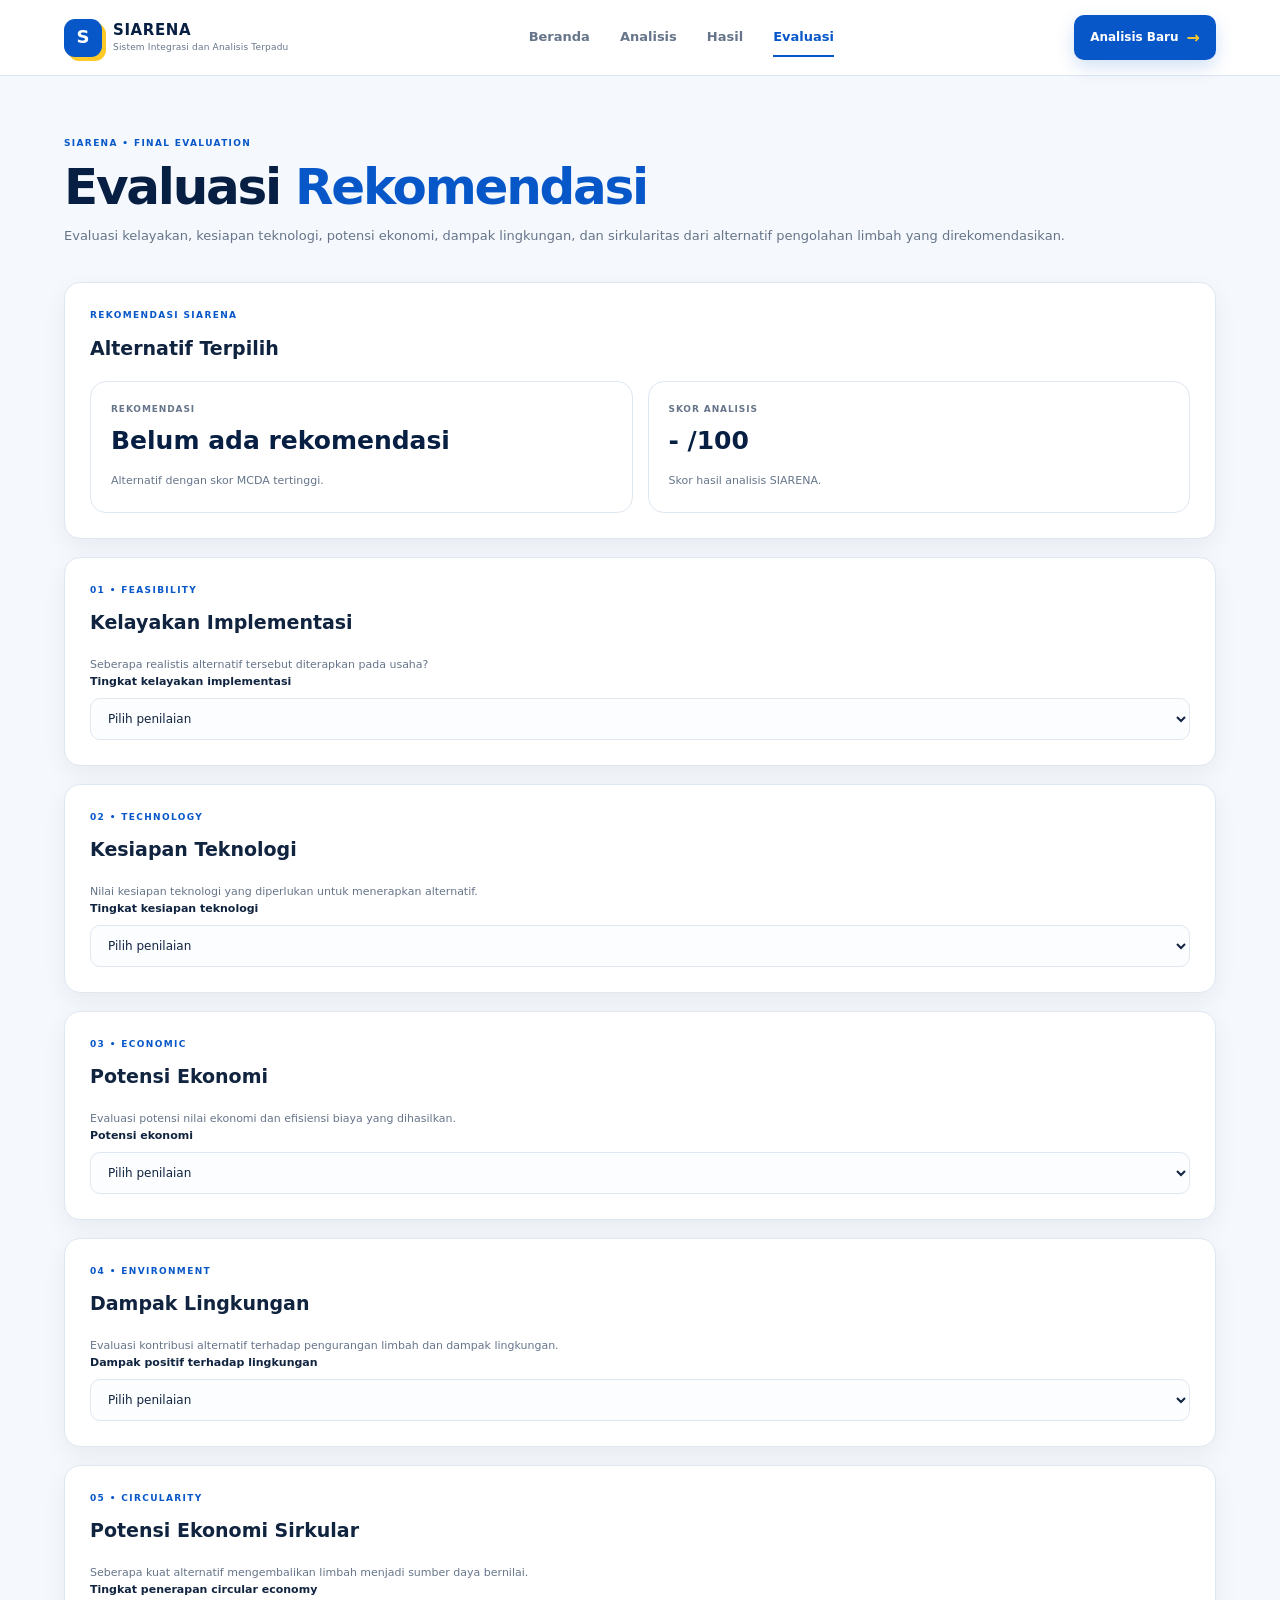
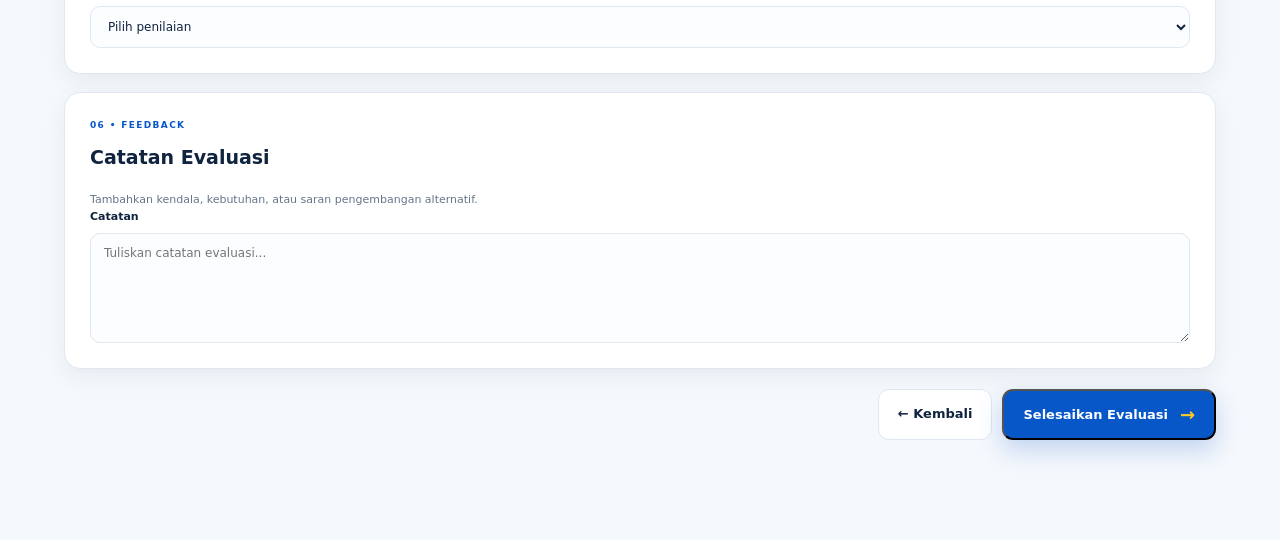
<file: evaluation.html>
<!DOCTYPE html>
<html lang="id">

<head>
    <meta charset="UTF-8">
    <meta name="viewport" content="width=device-width, initial-scale=1.0">

    <title>Evaluasi | SIARENA</title>

    <link rel="stylesheet" href="style.css">
</head>

<body>

    <!-- =====================================================
         NAVBAR
    ====================================================== -->

    <header class="navbar">

        <div class="navbar-container">

            <a href="index.html" class="logo">

                <div class="logo-icon">
                    S
                </div>

                <div class="logo-text">

                    <strong>
                        SIARENA
                    </strong>

                    <span>
                        Sistem Integrasi dan Analisis Terpadu
                    </span>

                </div>

            </a>


            <nav class="nav-menu">

                <a href="index.html" class="nav-link">
                    Beranda
                </a>

                <a href="analysis.html" class="nav-link">
                    Analisis
                </a>

                <a href="result.html" class="nav-link">
                    Hasil
                </a>

                <a href="evaluation.html" class="nav-link active">
                    Evaluasi
                </a>

            </nav>


            <a href="analysis.html" class="nav-button">

                Analisis Baru

                <span>
                    →
                </span>

            </a>

        </div>

    </header>



    <!-- =====================================================
         MAIN
    ====================================================== -->

    <main class="page">

        <!-- =================================================
             PAGE TITLE
        ================================================== -->

        <section class="page-title">

            <span class="section-label">
                SIARENA • FINAL EVALUATION
            </span>

            <h1>
                Evaluasi
                <span style="color: var(--blue);">
                    Rekomendasi
                </span>
            </h1>

            <p>
                Evaluasi kelayakan, kesiapan teknologi,
                potensi ekonomi, dampak lingkungan,
                dan sirkularitas dari alternatif pengolahan
                limbah yang direkomendasikan.
            </p>

        </section>



        <!-- =================================================
             RECOMMENDATION
        ================================================== -->

        <section class="panel">

            <span class="section-label">
                REKOMENDASI SIARENA
            </span>

            <h2>
                Alternatif Terpilih
            </h2>

            <div class="grid-2">

                <div class="stat">

                    <span>
                        Rekomendasi
                    </span>

                    <b id="evaluationWinner">
                        Memuat...
                    </b>

                    <small class="muted">
                        Alternatif dengan skor MCDA tertinggi.
                    </small>

                </div>


                <div class="stat">

                    <span>
                        Skor Analisis
                    </span>

                    <b>
                        <span
                            id="evaluationScore"
                            style="
                                display:inline;
                                font-size:25px;
                                color:var(--navy);
                                letter-spacing:normal;
                            "
                        >
                            -
                        </span>
                        /100
                    </b>

                    <small class="muted">
                        Skor hasil analisis SIARENA.
                    </small>

                </div>

            </div>

        </section>



        <!-- =================================================
             EVALUATION FORM
        ================================================== -->

        <form id="evaluationForm">


            <!-- =================================================
                 01 — FEASIBILITY
            ================================================== -->

            <section class="panel">

                <span class="section-label">
                    01 • FEASIBILITY
                </span>

                <h2>
                    Kelayakan Implementasi
                </h2>

                <p class="muted">
                    Seberapa realistis alternatif tersebut
                    diterapkan pada usaha?
                </p>

                <div class="form-group">

                    <label for="feasibility">
                        Tingkat kelayakan implementasi
                    </label>

                    <select
                        id="feasibility"
                        name="feasibility"
                        required
                    >

                        <option value="">
                            Pilih penilaian
                        </option>

                        <option value="1">
                            1 — Sangat Tidak Layak
                        </option>

                        <option value="2">
                            2 — Tidak Layak
                        </option>

                        <option value="3">
                            3 — Cukup Layak
                        </option>

                        <option value="4">
                            4 — Layak
                        </option>

                        <option value="5">
                            5 — Sangat Layak
                        </option>

                    </select>

                </div>

            </section>



            <!-- =================================================
                 02 — TECHNOLOGY
            ================================================== -->

            <section class="panel">

                <span class="section-label">
                    02 • TECHNOLOGY
                </span>

                <h2>
                    Kesiapan Teknologi
                </h2>

                <p class="muted">
                    Nilai kesiapan teknologi yang diperlukan
                    untuk menerapkan alternatif.
                </p>

                <div class="form-group">

                    <label for="technologyReadiness">
                        Tingkat kesiapan teknologi
                    </label>

                    <select
                        id="technologyReadiness"
                        name="technologyReadiness"
                        required
                    >

                        <option value="">
                            Pilih penilaian
                        </option>

                        <option value="1">
                            1 — Sangat Tidak Siap
                        </option>

                        <option value="2">
                            2 — Tidak Siap
                        </option>

                        <option value="3">
                            3 — Cukup Siap
                        </option>

                        <option value="4">
                            4 — Siap
                        </option>

                        <option value="5">
                            5 — Sangat Siap
                        </option>

                    </select>

                </div>

            </section>



            <!-- =================================================
                 03 — ECONOMIC
            ================================================== -->

            <section class="panel">

                <span class="section-label">
                    03 • ECONOMIC
                </span>

                <h2>
                    Potensi Ekonomi
                </h2>

                <p class="muted">
                    Evaluasi potensi nilai ekonomi dan
                    efisiensi biaya yang dihasilkan.
                </p>

                <div class="form-group">

                    <label for="economicPotential">
                        Potensi ekonomi
                    </label>

                    <select
                        id="economicPotential"
                        name="economicPotential"
                        required
                    >

                        <option value="">
                            Pilih penilaian
                        </option>

                        <option value="1">
                            1 — Sangat Rendah
                        </option>

                        <option value="2">
                            2 — Rendah
                        </option>

                        <option value="3">
                            3 — Sedang
                        </option>

                        <option value="4">
                            4 — Tinggi
                        </option>

                        <option value="5">
                            5 — Sangat Tinggi
                        </option>

                    </select>

                </div>

            </section>



            <!-- =================================================
                 04 — ENVIRONMENT
            ================================================== -->

            <section class="panel">

                <span class="section-label">
                    04 • ENVIRONMENT
                </span>

                <h2>
                    Dampak Lingkungan
                </h2>

                <p class="muted">
                    Evaluasi kontribusi alternatif terhadap
                    pengurangan limbah dan dampak lingkungan.
                </p>

                <div class="form-group">

                    <label for="environmentalImpact">
                        Dampak positif terhadap lingkungan
                    </label>

                    <select
                        id="environmentalImpact"
                        name="environmentalImpact"
                        required
                    >

                        <option value="">
                            Pilih penilaian
                        </option>

                        <option value="1">
                            1 — Sangat Rendah
                        </option>

                        <option value="2">
                            2 — Rendah
                        </option>

                        <option value="3">
                            3 — Sedang
                        </option>

                        <option value="4">
                            4 — Tinggi
                        </option>

                        <option value="5">
                            5 — Sangat Tinggi
                        </option>

                    </select>

                </div>

            </section>



            <!-- =================================================
                 05 — CIRCULARITY
            ================================================== -->

            <section class="panel">

                <span class="section-label">
                    05 • CIRCULARITY
                </span>

                <h2>
                    Potensi Ekonomi Sirkular
                </h2>

                <p class="muted">
                    Seberapa kuat alternatif mengembalikan
                    limbah menjadi sumber daya bernilai.
                </p>

                <div class="form-group">

                    <label for="circularity">
                        Tingkat penerapan circular economy
                    </label>

                    <select
                        id="circularity"
                        name="circularity"
                        required
                    >

                        <option value="">
                            Pilih penilaian
                        </option>

                        <option value="1">
                            1 — Sangat Rendah
                        </option>

                        <option value="2">
                            2 — Rendah
                        </option>

                        <option value="3">
                            3 — Sedang
                        </option>

                        <option value="4">
                            4 — Tinggi
                        </option>

                        <option value="5">
                            5 — Sangat Tinggi
                        </option>

                    </select>

                </div>

            </section>



            <!-- =================================================
                 06 — FEEDBACK
            ================================================== -->

            <section class="panel">

                <span class="section-label">
                    06 • FEEDBACK
                </span>

                <h2>
                    Catatan Evaluasi
                </h2>

                <p class="muted">
                    Tambahkan kendala, kebutuhan, atau
                    saran pengembangan alternatif.
                </p>

                <div class="form-group">

                    <label for="notes">
                        Catatan
                    </label>

                    <textarea
                        id="notes"
                        name="notes"
                        rows="6"
                        placeholder="Tuliskan catatan evaluasi..."
                    ></textarea>

                </div>

            </section>



            <!-- =================================================
                 SUBMIT
            ================================================== -->

            <div class="form-actions">

                <a
                    href="result.html"
                    class="button button-secondary"
                >
                    ← Kembali
                </a>

                <button
                    type="submit"
                    class="button button-primary"
                >
                    Selesaikan Evaluasi
                    <span class="button-arrow">
                        →
                    </span>
                </button>

            </div>

        </form>



        <!-- =================================================
             FINAL RESULT
        ================================================== -->

        <section
            id="evaluationResult"
            class="panel"
            style="display:none; text-align:center;"
        >

            <div
                style="
                    width:58px;
                    height:58px;
                    margin:0 auto 18px;
                    display:grid;
                    place-items:center;
                    border-radius:50%;
                    background:var(--blue-light);
                    color:var(--blue);
                    font-size:24px;
                    font-weight:800;
                "
            >
                ✓
            </div>

            <span class="section-label">
                EVALUATION COMPLETED
            </span>

            <h2>
                Evaluasi Berhasil Disimpan
            </h2>

            <p
                id="finalMessage"
                class="muted"
                style="
                    max-width:600px;
                    margin:0 auto 25px;
                "
            >
                -
            </p>

            <div class="stat"
                style="
                    max-width:300px;
                    margin:25px auto;
                    background:var(--blue-light);
                "
            >

                <span>
                    Evaluation Score
                </span>

                <b
                    id="finalScore"
                    style="
                        color:var(--blue);
                        font-size:42px;
                    "
                >
                    -
                </b>

                <small class="muted">
                    /100
                </small>

            </div>


            <div class="form-actions"
                style="
                    justify-content:center;
                "
            >

                <a
                    href="result.html"
                    class="button button-secondary"
                >
                    ← Lihat Hasil
                </a>

                <a
                    href="analysis.html"
                    class="button button-primary"
                >
                    Analisis Baru
                    <span class="button-arrow">
                        →
                    </span>
                </a>

            </div>

        </section>

    </main>



    <!-- =====================================================
         SCRIPT
    ====================================================== -->

    <script src="database.js"></script>
    <script src="script.js"></script>


    <script>

        /* =================================================
           LOAD RECOMMENDATION
        ================================================= */

        function loadRecommendation() {

            if (
                typeof getLatestResult !== "function"
            ) {

                document.getElementById(
                    "evaluationWinner"
                ).textContent =
                    "Data tidak tersedia";

                return;

            }


            const result =
                getLatestResult();


            if (
                !result ||
                !result.recommendation
            ) {

                document.getElementById(
                    "evaluationWinner"
                ).textContent =
                    "Belum ada rekomendasi";

                document.getElementById(
                    "evaluationScore"
                ).textContent =
                    "-";

                return;

            }


            document.getElementById(
                "evaluationWinner"
            ).textContent =
                result.recommendation.alternativeName;


            document.getElementById(
                "evaluationScore"
            ).textContent =
                result.recommendation.score;

        }



        /* =================================================
           CALCULATE SCORE
        ================================================= */

        function calculateEvaluationScore(data) {

            const values = [

                Number(data.feasibility),

                Number(data.technologyReadiness),

                Number(data.economicPotential),

                Number(data.environmentalImpact),

                Number(data.circularity)

            ];


            const total =
                values.reduce(
                    (sum, value) =>
                        sum + value,
                    0
                );


            return Math.round(
                (total / 25) * 100
            );

        }



        /* =================================================
           EVALUATION LEVEL
        ================================================= */

        function getEvaluationLevel(score) {

            if (score >= 85) {

                return {

                    title:
                        "Sangat Siap Diterapkan",

                    message:
                        "Alternatif menunjukkan tingkat kesiapan implementasi yang sangat baik."

                };

            }


            if (score >= 70) {

                return {

                    title:
                        "Siap dengan Penyesuaian",

                    message:
                        "Alternatif cukup siap diterapkan, tetapi masih membutuhkan beberapa penyesuaian."

                };

            }


            if (score >= 55) {

                return {

                    title:
                        "Membutuhkan Pengembangan",

                    message:
                        "Alternatif memiliki potensi, tetapi diperlukan pengembangan sebelum implementasi penuh."

                };

            }


            return {

                title:
                    "Belum Siap",

                message:
                    "Alternatif memerlukan evaluasi teknis dan ekonomi lebih lanjut."

            };

        }



        /* =================================================
           SUBMIT
        ================================================= */

        document.getElementById(
            "evaluationForm"
        ).addEventListener(
            "submit",
            function(event) {

                event.preventDefault();


                const formData =
                    new FormData(this);


                const data =
                    Object.fromEntries(
                        formData.entries()
                    );


                const score =
                    calculateEvaluationScore(
                        data
                    );


                const level =
                    getEvaluationLevel(
                        score
                    );


                /*
                 * Simpan evaluasi jika
                 * fungsi tersedia.
                 */

                if (
                    typeof saveEvaluation === "function"
                ) {

                    saveEvaluation({

                        ...data,

                        score,

                        level:
                            level.title

                    });

                } else {

                    /*
                     * Fallback jika fungsi
                     * belum tersedia.
                     */

                    localStorage.setItem(
                        "sirasenta_evaluation",
                        JSON.stringify({

                            ...data,

                            score,

                            level:
                                level.title,

                            timestamp:
                                new Date().toISOString()

                        })
                    );

                }


                /*
                 * Sembunyikan form.
                 */

                this.style.display =
                    "none";


                /*
                 * Tampilkan hasil.
                 */

                const result =
                    document.getElementById(
                        "evaluationResult"
                    );


                result.style.display =
                    "block";


                document.getElementById(
                    "finalScore"
                ).textContent =
                    score;


                document.getElementById(
                    "finalMessage"
                ).textContent =
                    `${level.title}. ${level.message}`;


                /*
                 * Scroll ke hasil.
                 */

                result.scrollIntoView({

                    behavior: "smooth",

                    block: "start"

                });

            }
        );



        /* =================================================
           INITIALIZE
        ================================================= */

        document.addEventListener(
            "DOMContentLoaded",
            loadRecommendation
        );

    </script>

</body>

</html>
</file>
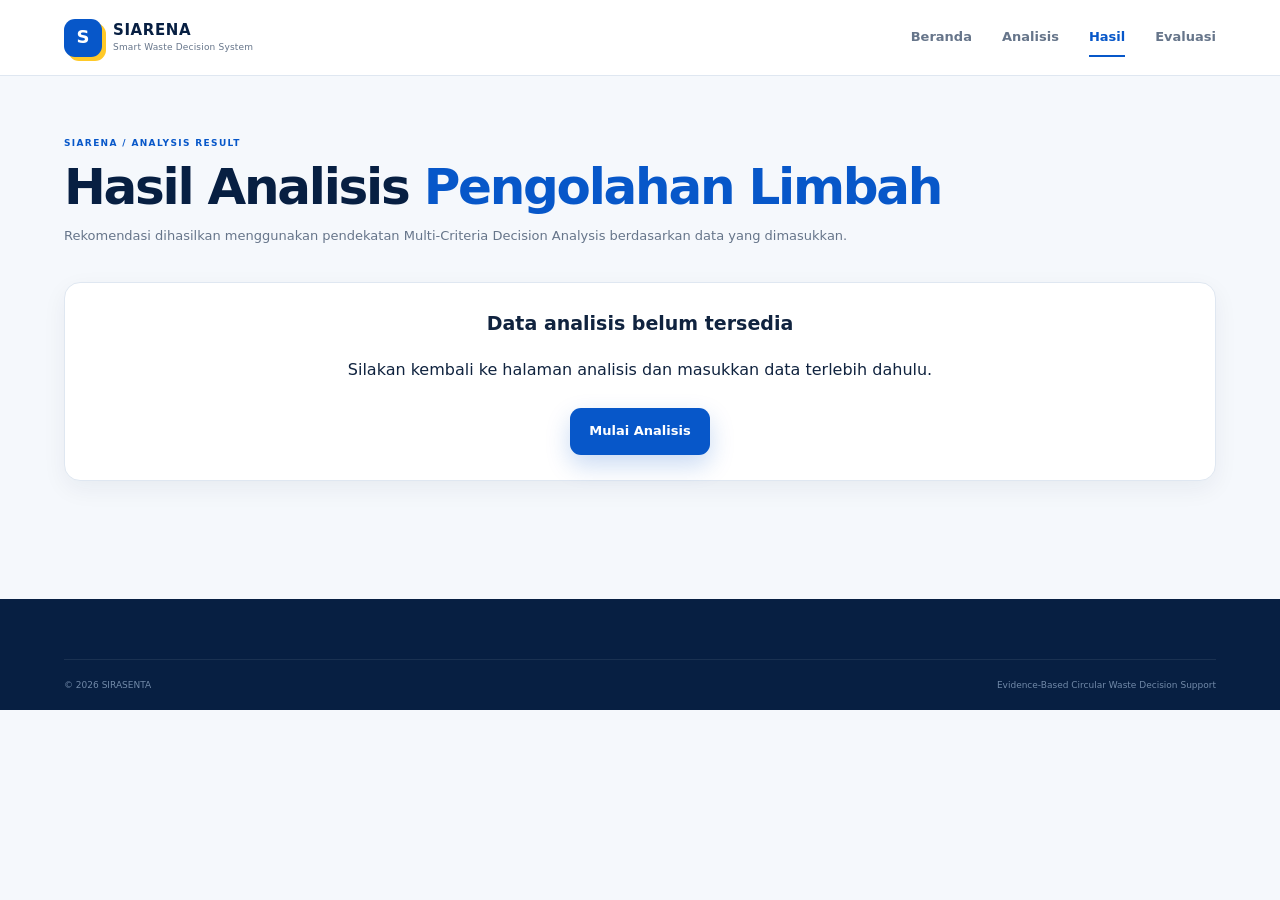
<file: result.html>
<!DOCTYPE html>
<html lang="id">

<head>

    <meta charset="UTF-8">

    <meta name="viewport"
          content="width=device-width, initial-scale=1.0">

    <title>Hasil Analisis | SIRARENA</title>

    <link rel="stylesheet" href="style.css">

</head>


<body>


<header class="navbar">

    <div class="navbar-container">

        <a href="index.html" class="logo">

            <div class="logo-icon">
                S
            </div>

            <div class="logo-text">

                <strong>
                    SIARENA
                </strong>

                <span>
                    Smart Waste Decision System
                </span>

            </div>

        </a>


        <nav class="nav-menu">

            <a href="index.html" class="nav-link">
                Beranda
            </a>

            <a href="analysis.html" class="nav-link">
                Analisis
            </a>

            <a href="result.html" class="nav-link active">
                Hasil
            </a>

            <a href="evaluation.html" class="nav-link">
                Evaluasi
            </a>

        </nav>

    </div>

</header>



<main class="page">


    <!-- HEADER -->

    <section class="page-title">

        <span class="section-label">
            SIARENA / ANALYSIS RESULT
        </span>

        <h1>
            Hasil Analisis
            <span style="color:var(--blue)">
                Pengolahan Limbah
            </span>
        </h1>

        <p>
            Rekomendasi dihasilkan menggunakan
            pendekatan Multi-Criteria Decision Analysis
            berdasarkan data yang dimasukkan.
        </p>

    </section>



    <!-- LOADING -->

    <div id="loading"
         class="panel"
         style="text-align:center;">

        <div class="loader"></div>

        <p>
            Memproses hasil analisis...
        </p>

    </div>



    <!-- RESULT -->

    <div id="result"
         style="display:none;">


        <!-- RECOMMENDATION -->

        <section class="panel"
                 style="
                    border-top:5px solid var(--blue);
                    background:linear-gradient(
                        135deg,
                        #ffffff,
                        #f5f9ff
                    );
                 ">

            <span class="section-label">
                REKOMENDASI UTAMA
            </span>


            <div style="
                display:flex;
                justify-content:space-between;
                align-items:center;
                gap:25px;
                flex-wrap:wrap;
            ">

                <div>

                    <h2 id="winnerName"
                        style="
                            font-size:32px;
                            margin:8px 0;
                        ">
                        -
                    </h2>

                    <p id="winnerDescription"
                       class="muted">
                        -
                    </p>

                </div>


                <div style="
                    min-width:150px;
                    padding:20px;
                    border-radius:16px;
                    background:var(--yellow-light);
                    text-align:center;
                ">

                    <span style="
                        display:block;
                        font-size:10px;
                        font-weight:700;
                    ">
                        FINAL SCORE
                    </span>

                    <strong id="winnerScore"
                            style="
                                display:block;
                                font-size:42px;
                                color:var(--blue);
                            ">
                        -
                    </strong>

                    <span>
                        / 100
                    </span>

                </div>

            </div>


            <div style="
                display:grid;
                grid-template-columns:
                    repeat(auto-fit,minmax(150px,1fr));
                gap:12px;
                margin-top:25px;
            ">


                <div class="summary-item">

                    <span>
                        Status
                    </span>

                    <strong id="level">
                        -
                    </strong>

                </div>


                <div class="summary-item">

                    <span>
                        Peringkat
                    </span>

                    <strong>
                        #1
                    </strong>

                </div>


                <div class="summary-item">

                    <span>
                        Confidence
                    </span>

                    <strong id="confidence">
                        -
                    </strong>

                </div>

            </div>

        </section>



        <!-- REASONS -->

        <section class="panel">

            <span class="section-label">
                DECISION INSIGHT
            </span>

            <h2>
                Mengapa alternatif ini dipilih?
            </h2>

            <div id="reasons"
                 class="grid-2">
            </div>

        </section>



        <!-- RANKING -->

        <section class="panel">

            <span class="section-label">
                MCDA RANKING
            </span>

            <h2>
                Peringkat Alternatif
            </h2>

            <div id="ranking">
            </div>

        </section>



        <!-- TABLE -->

        <section class="panel">

            <span class="section-label">
                CRITERIA ANALYSIS
            </span>

            <h2>
                Breakdown Kriteria
            </h2>


            <div style="
                overflow-x:auto;
            ">

                <table class="criteria-table">

                    <thead>

                        <tr>

                            <th>
                                Alternatif
                            </th>

                            <th>
                                Ekonomi
                            </th>

                            <th>
                                Lingkungan
                            </th>

                            <th>
                                Teknis
                            </th>

                            <th>
                                Sirkularitas
                            </th>

                            <th>
                                Sosial
                            </th>

                            <th>
                                Final
                            </th>

                        </tr>

                    </thead>


                    <tbody id="tableBody">
                    </tbody>

                </table>

            </div>

        </section>



        <!-- IMPLEMENTATION -->

        <section class="panel">

            <span class="section-label">
                IMPLEMENTATION
            </span>

            <h2>
                Rekomendasi Implementasi
            </h2>

            <div id="implementation">
            </div>

        </section>



        <!-- RISKS -->

        <section class="panel">

            <span class="section-label">
                RISK ASSESSMENT
            </span>

            <h2>
                Risiko yang Perlu Diperhatikan
            </h2>

            <div id="risks">
            </div>

        </section>



        <!-- INPUT -->

        <section class="panel">

            <span class="section-label">
                INPUT SUMMARY
            </span>

            <h2>
                Data yang Dianalisis
            </h2>

            <div id="inputData"
                 class="grid-2">
            </div>

        </section>



        <!-- ACTION -->

        <section class="panel">

            <div class="form-actions">

                <a href="analysis.html"
                   class="button button-secondary">

                    ← Analisis Ulang

                </a>


                <button
                    onclick="window.print()"
                    class="button button-primary">

                    Cetak Hasil

                </button>


                <a href="evaluation.html"
                   class="button button-primary">

                    Lanjut Evaluasi →

                </a>

            </div>

        </section>


    </div>

</main>



<footer class="footer">

    <div class="footer-bottom">

        <span>
            © 2026 SIRASENTA
        </span>

        <span>
            Evidence-Based Circular Waste Decision Support
        </span>

    </div>

</footer>



<script>

/* =====================================================
   DATABASE
===================================================== */

const alternatives = [

    {
        name:"Pakan Ternak Fermentasi",
        category:"Biokonversi",
        icon:"🐄",

        economic:88,
        environment:94,
        technical:78,
        circularity:97,
        social:89,

        process:[
            "Pemilahan bahan baku",
            "Pengurangan kadar air",
            "Pencacahan",
            "Fermentasi",
            "Pengeringan",
            "Validasi kualitas dan keamanan",
            "Pemanfaatan sebagai pakan"
        ],

        risks:[
            "Kandungan nutrisi harus divalidasi.",
            "Bahan harus bebas dari kontaminan berbahaya.",
            "Kadar air dan penyimpanan perlu dikontrol."
        ]
    },


    {
        name:"Kompos Organik",
        category:"Daur Ulang Organik",
        icon:"🌱",

        economic:75,
        environment:96,
        technical:90,
        circularity:92,
        social:85,

        process:[
            "Pemilahan",
            "Pencacahan",
            "Pencampuran",
            "Dekomposisi",
            "Pematangan"
        ],

        risks:[
            "Membutuhkan area pengomposan.",
            "Kadar air perlu dikontrol."
        ]
    },


    {
        name:"Produksi Biogas",
        category:"Energi Terbarukan",
        icon:"⚡",

        economic:82,
        environment:95,
        technical:70,
        circularity:94,
        social:80,

        process:[
            "Pengumpulan limbah",
            "Pra-pengolahan",
            "Pengisian digester",
            "Anaerobic digestion",
            "Pengumpulan biogas",
            "Pemanfaatan energi"
        ],

        risks:[
            "Investasi awal relatif tinggi.",
            "Membutuhkan instalasi digester.",
            "Parameter proses harus dikontrol."
        ]
    },


    {
        name:"Briket Biomassa",
        category:"Energi Biomassa",
        icon:"🔥",

        economic:80,
        environment:84,
        technical:78,
        circularity:87,
        social:81,

        process:[
            "Pemilahan biomassa",
            "Pengeringan",
            "Penghalusan",
            "Pencampuran",
            "Pencetakan"
        ],

        risks:[
            "Kadar air harus dikontrol.",
            "Membutuhkan mesin pencetak."
        ]
    },


    {
        name:"Pupuk Organik Cair",
        category:"Bioproses",
        icon:"💧",

        economic:83,
        environment:90,
        technical:84,
        circularity:91,
        social:87,

        process:[
            "Pemisahan bahan",
            "Pencacahan",
            "Pencampuran",
            "Fermentasi",
            "Penyaringan",
            "Pengujian kualitas"
        ],

        risks:[
            "Kualitas dipengaruhi kondisi fermentasi.",
            "Pengendalian bau diperlukan."
        ]
    }

];



/* =====================================================
   AMBIL DATA INPUT
===================================================== */

function getInput(){

    let raw =
        localStorage.getItem(
            "sirasentaAnalysis"
        );

    if(!raw){

        raw =
            localStorage.getItem(
                "sirasenta_input"
            );

    }

    if(!raw){

        raw =
            localStorage.getItem(
                "sirasenta_result"
            );

    }

    if(!raw){

        return null;

    }

    try{

        const data =
            JSON.parse(raw);

        /*
         * Jika yang ditemukan adalah
         * object hasil lengkap
         */

        if(data.input){

            return data.input;

        }

        return data;

    }catch(error){

        console.error(error);

        return null;

    }

}



/* =====================================================
   HITUNG MCDA
===================================================== */

function calculate(){

    const input =
        getInput();


    if(!input){

        return null;

    }


    const weights = {

        economic:
            Number(input.weightEconomic || 25),

        environment:
            Number(input.weightEnvironment || 25),

        technical:
            Number(input.weightTechnical || 20),

        circularity:
            Number(input.weightCircularity || 20),

        social:
            Number(input.weightSocial || 10)

    };


    const total =
        weights.economic +
        weights.environment +
        weights.technical +
        weights.circularity +
        weights.social;


    if(total !== 100){

        console.warn(
            "Bobot tidak berjumlah 100."
        );

    }


    const ranking =
        alternatives.map(
            alt => {

                const score = {

                    economic:
                        alt.economic,

                    environment:
                        alt.environment,

                    technical:
                        alt.technical,

                    circularity:
                        alt.circularity,

                    social:
                        alt.social

                };


                /* AMPAS TAHU */

                if(
                    input.wasteType ===
                    "ampas-tahu"
                ){

                    if(
                        alt.name ===
                        "Pakan Ternak Fermentasi"
                    ){

                        score.economic += 5;
                        score.circularity += 5;

                    }

                }


                /* ORGANIK TINGGI */

                if(
                    input.organicContent ===
                    "tinggi"
                ){

                    if(
                        alt.name ===
                        "Pakan Ternak Fermentasi"
                    ){

                        score.circularity += 3;

                    }

                    if(
                        alt.name ===
                        "Produksi Biogas"
                    ){

                        score.environment += 3;

                    }

                }


                /* AIR TINGGI */

                if(
                    input.moisture ===
                    "tinggi"
                ){

                    if(
                        alt.name ===
                        "Briket Biomassa"
                    ){

                        score.technical -= 10;

                    }

                    if(
                        alt.name ===
                        "Produksi Biogas"
                    ){

                        score.technical += 4;

                    }

                }


                /* INVESTASI RENDAH */

                if(
                    input.budget ===
                    "rendah"
                ){

                    if(
                        alt.name ===
                        "Produksi Biogas"
                    ){

                        score.economic -= 15;
                        score.technical -= 10;

                    }

                }


                /* TEKNOLOGI RENDAH */

                if(
                    input.technology ===
                    "rendah"
                ){

                    if(
                        alt.name ===
                        "Produksi Biogas"
                    ){

                        score.technical -= 15;

                    }

                }


                /* KONTAMINASI */

                if(
                    input.wasteCondition ===
                    "terkontaminasi"
                ){

                    if(
                        alt.name ===
                        "Pakan Ternak Fermentasi"
                    ){

                        score.technical -= 20;

                    }

                }


                Object.keys(score)
                    .forEach(
                        key => {

                            score[key] =
                                Math.max(
                                    0,
                                    Math.min(
                                        100,
                                        score[key]
                                    )
                                );

                        }
                    );


                const finalScore =

                    (

                        score.economic *
                        weights.economic

                        +

                        score.environment *
                        weights.environment

                        +

                        score.technical *
                        weights.technical

                        +

                        score.circularity *
                        weights.circularity

                        +

                        score.social *
                        weights.social

                    ) / 100;


                return {

                    ...alt,

                    adjusted:
                        score,

                    final:
                        Number(
                            finalScore.toFixed(1)
                        )

                };

            }
        );


    ranking.sort(
        (a,b) =>
            b.final-a.final
    );


    ranking.forEach(
        (item,index) => {

            item.rank =
                index + 1;

        }
    );


    return {

        input,

        ranking

    };

}



/* =====================================================
   FORMAT LABEL
===================================================== */

function label(value){

    const labels = {

        "ampas-tahu":
            "Ampas Tahu",

        "air-limbah-tahu":
            "Air Limbah Tahu",

        "kulit-kedelai":
            "Kulit Kedelai",

        "campuran":
            "Campuran",

        "tahu":
            "Produksi Tahu",

        "tempe":
            "Produksi Tempe",

        "tahu-tempe":
            "Tahu & Tempe",

        "rendah":
            "Rendah",

        "sedang":
            "Sedang",

        "tinggi":
            "Tinggi",

        "kecil":
            "Kecil",

        "menengah":
            "Menengah",

        "besar":
            "Besar"

    };

    return labels[value] || value || "-";

}



/* =====================================================
   RENDER
===================================================== */

function render(){

    const data =
        calculate();


    if(!data){

        document.getElementById(
            "loading"
        ).innerHTML = `

            <h2>
                Data analisis belum tersedia
            </h2>

            <p>
                Silakan kembali ke halaman
                analisis dan masukkan data terlebih dahulu.
            </p>

            <br>

            <a href="analysis.html"
               class="button button-primary">

                Mulai Analisis

            </a>

        `;

        return;

    }


    const winner =
        data.ranking[0];

    const second =
        data.ranking[1];


    /* =====================================
       CONFIDENCE
    ===================================== */

    let confidence =
        75 +
        (winner.final -
        second.final);


    confidence =
        Math.max(
            70,
            Math.min(
                98,
                Math.round(confidence)
            )
        );


    let level =
        "Cukup Direkomendasikan";


    if(
        winner.final >= 85
    ){

        level =
            "Sangat Direkomendasikan";

    }

    else if(
        winner.final >= 75
    ){

        level =
            "Direkomendasikan";

    }


    /* =====================================
       WINNER
    ===================================== */

    document.getElementById(
        "winnerName"
    ).textContent =
        winner.name;


    document.getElementById(
        "winnerScore"
    ).textContent =
        winner.final;


    document.getElementById(
        "winnerDescription"
    ).textContent =

        `${winner.name} memperoleh skor tertinggi berdasarkan pembobotan lima kriteria MCDA: ekonomi, lingkungan, teknis, sirkularitas, dan sosial.`;


    document.getElementById(
        "level"
    ).textContent =
        level;


    document.getElementById(
        "confidence"
    ).textContent =
        confidence + "%";



    /* =====================================
       REASONS
    ===================================== */

    const criteria = {

        economic:
            "Efisiensi Ekonomi",

        environment:
            "Dampak Lingkungan",

        technical:
            "Kelayakan Teknis",

        circularity:
            "Potensi Sirkularitas",

        social:
            "Dampak Sosial"

    };


    const reasons =
        document.getElementById(
            "reasons"
        );


    reasons.innerHTML = "";


    Object.entries(
        winner.adjusted
    )
    .sort(
        (a,b) =>
            b[1]-a[1]
    )
    .slice(0,3)
    .forEach(
        item => {

            reasons.innerHTML += `

                <div class="panel"
                     style="
                        margin:0;
                        background:#f7faff;
                     ">

                    <span class="section-label">
                        CRITERIA
                    </span>

                    <h3>
                        ${criteria[item[0]]}
                    </h3>

                    <strong style="
                        font-size:28px;
                        color:var(--blue);
                    ">
                        ${item[1]}/100
                    </strong>

                    <p class="muted">
                        Kinerja kriteria ini menjadi
                        salah satu faktor pendukung
                        posisi alternatif.
                    </p>

                </div>

            `;

        }
    );



    /* =====================================
       RANKING
    ===================================== */

    const ranking =
        document.getElementById(
            "ranking"
        );


    ranking.innerHTML = "";


    data.ranking.forEach(
        item => {

            ranking.innerHTML += `

                <div style="
                    display:grid;
                    grid-template-columns:
                    45px 45px 1fr 100px;
                    align-items:center;
                    gap:15px;
                    padding:18px 0;
                    border-bottom:1px solid #e8edf4;
                ">

                    <strong>
                        #${item.rank}
                    </strong>

                    <span style="
                        font-size:25px;
                    ">
                        ${item.icon}
                    </span>

                    <div>

                        <strong>
                            ${item.name}
                        </strong>

                        <span class="muted"
                              style="
                                display:block;
                                font-size:11px;
                              ">
                            ${item.category}
                        </span>

                        <div style="
                            margin-top:8px;
                            height:7px;
                            background:#e9eef5;
                            border-radius:10px;
                            overflow:hidden;
                        ">

                            <div style="
                                width:${item.final}%;
                                height:100%;
                                background:
                                linear-gradient(
                                    90deg,
                                    var(--blue),
                                    var(--yellow)
                                );
                            "></div>

                        </div>

                    </div>

                    <strong style="
                        font-size:20px;
                        color:var(--blue);
                    ">
                        ${item.final}
                    </strong>

                </div>

            `;

        }
    );



    /* =====================================
       TABLE
    ===================================== */

    const table =
        document.getElementById(
            "tableBody"
        );


    table.innerHTML = "";


    data.ranking.forEach(
        item => {

            table.innerHTML += `

                <tr>

                    <td>
                        <strong>
                            ${item.name}
                        </strong>
                    </td>

                    <td>
                        ${item.adjusted.economic}
                    </td>

                    <td>
                        ${item.adjusted.environment}
                    </td>

                    <td>
                        ${item.adjusted.technical}
                    </td>

                    <td>
                        ${item.adjusted.circularity}
                    </td>

                    <td>
                        ${item.adjusted.social}
                    </td>

                    <td>
                        <strong>
                            ${item.final}
                        </strong>
                    </td>

                </tr>

            `;

        }
    );



    /* =====================================
       IMPLEMENTATION
    ===================================== */

    const implementation =
        document.getElementById(
            "implementation"
        );


    implementation.innerHTML =

        winner.process
        .map(
            (step,index) => `

                <div style="
                    display:flex;
                    gap:15px;
                    margin-bottom:18px;
                ">

                    <div style="
                        width:35px;
                        height:35px;
                        flex-shrink:0;
                        display:grid;
                        place-items:center;
                        border-radius:50%;
                        background:var(--blue);
                        color:white;
                        font-weight:800;
                    ">
                        ${index+1}
                    </div>

                    <div>

                        <strong>
                            ${step}
                        </strong>

                        <p class="muted">
                            Tahap implementasi
                            ${index+1}.
                        </p>

                    </div>

                </div>

            `
        )
        .join("");



    /* =====================================
       RISKS
    ===================================== */

    const risks =
        document.getElementById(
            "risks"
        );


    risks.innerHTML =

        winner.risks
        .map(
            risk => `

                <div style="
                    padding:15px;
                    margin-bottom:10px;
                    border-radius:10px;
                    background:#fff9df;
                    border:1px solid #f3df8b;
                ">

                    ⚠️ ${risk}

                </div>

            `
        )
        .join("");



    /* =====================================
       INPUT SUMMARY
    ===================================== */

    const inputData =
        document.getElementById(
            "inputData"
        );


    const input =
        data.input;


    const summary = [

        [
            "Nama Usaha",
            input.businessName
        ],

        [
            "Jenis Usaha",
            label(input.businessType)
        ],

        [
            "Skala",
            label(input.businessScale)
        ],

        [
            "Jenis Limbah",
            label(input.wasteType)
        ],

        [
            "Volume Limbah",
            `${input.wasteVolume || "-"} ${input.wasteUnit || ""}`
        ],

        [
            "Kadar Air",
            label(input.moisture)
        ],

        [
            "Kandungan Organik",
            label(input.organicContent)
        ],

        [
            "Kondisi Limbah",
            label(input.wasteCondition)
        ],

        [
            "Lahan",
            label(input.landAvailability)
        ],

        [
            "Investasi",
            label(input.budget)
        ],

        [
            "Teknologi",
            label(input.technology)
        ]

    ];


    inputData.innerHTML = "";


    summary.forEach(
        item => {

            inputData.innerHTML += `

                <div class="summary-item">

                    <span>
                        ${item[0]}
                    </span>

                    <strong>
                        ${item[1] || "-"}
                    </strong>

                </div>

            `;

        }
    );



    /* =====================================
       SIMPAN HASIL
    ===================================== */

    localStorage.setItem(

        "sirasenta_result",

        JSON.stringify({

            input:data.input,

            ranking:data.ranking,

            recommendation:{

                alternativeName:
                    winner.name,

                score:
                    winner.final,

                rank:1,

                level:level

            },

            confidence:confidence

        })

    );


    /* =====================================
       SHOW
    ===================================== */

    document.getElementById(
        "loading"
    ).style.display =
        "none";


    document.getElementById(
        "result"
    ).style.display =
        "block";

}


document.addEventListener(
    "DOMContentLoaded",
    render
);

</script>


</body>

</html>
</file>
<file: style.css>
/* =========================================================
   SIARENA
   Global Style
   Color: Blue + Yellow
========================================================= */

:root {
    --blue: #0757c9;
    --blue-dark: #063b88;
    --blue-light: #eaf3ff;

    --yellow: #ffc928;
    --yellow-light: #fff7d6;

    --navy: #071f42;

    --white: #ffffff;
    --background: #f5f8fc;

    --text: #10233f;
    --text-soft: #66758a;

    --border: #dfe7f1;

    --shadow-sm:
        0 8px 24px rgba(7, 31, 66, 0.06);

    --shadow:
        0 20px 55px rgba(7, 31, 66, 0.10);

    --radius-sm: 10px;
    --radius: 16px;
    --radius-lg: 24px;
}


/* =========================================================
   RESET
========================================================= */

* {
    margin: 0;
    padding: 0;
    box-sizing: border-box;
}

html {
    scroll-behavior: smooth;
}

body {
    font-family:
        "Inter",
        system-ui,
        -apple-system,
        BlinkMacSystemFont,
        "Segoe UI",
        sans-serif;

    background: var(--background);
    color: var(--text);
    line-height: 1.6;
    overflow-x: hidden;
}

a {
    text-decoration: none;
    color: inherit;
}

button,
input,
select,
textarea {
    font-family: inherit;
}

button {
    cursor: pointer;
}

img {
    max-width: 100%;
    display: block;
}


/* =========================================================
   NAVBAR
========================================================= */

.navbar {
    width: 100%;
    height: 76px;

    background: rgba(255, 255, 255, 0.94);
    backdrop-filter: blur(14px);

    border-bottom: 1px solid var(--border);

    position: sticky;
    top: 0;
    z-index: 100;
}

.navbar-container {
    width: min(1180px, 90%);
    height: 100%;
    margin: auto;

    display: flex;
    align-items: center;
    justify-content: space-between;

    gap: 30px;
}


/* =========================================================
   LOGO
========================================================= */

.logo {
    display: flex;
    align-items: center;
    gap: 11px;
    flex-shrink: 0;
}

.logo-icon {
    width: 38px;
    height: 38px;

    border-radius: 11px;

    display: grid;
    place-items: center;

    background: var(--blue);
    color: white;

    font-weight: 800;
    font-size: 18px;

    position: relative;

    box-shadow:
        4px 4px 0 var(--yellow);
}

.logo-text {
    display: flex;
    flex-direction: column;
    line-height: 1.15;
}

.logo-text strong {
    font-size: 15px;
    letter-spacing: 0.04em;
    color: var(--navy);
}

.logo-text span {
    font-size: 9px;
    color: var(--text-soft);
    margin-top: 3px;
    letter-spacing: 0.02em;
}


/* =========================================================
   NAVIGATION
========================================================= */

.nav-menu {
    display: flex;
    align-items: center;
    gap: 30px;
}

.nav-link {
    font-size: 13px;
    font-weight: 600;
    color: var(--text-soft);

    position: relative;
    padding: 27px 0;
}

.nav-link::after {
    content: "";

    position: absolute;

    left: 0;
    bottom: 18px;

    width: 0;
    height: 2px;

    background: var(--blue);

    transition: 0.25s;
}

.nav-link:hover,
.nav-link.active {
    color: var(--blue);
}

.nav-link:hover::after,
.nav-link.active::after {
    width: 100%;
}


/* =========================================================
   NAV BUTTON
========================================================= */

.nav-button {
    display: inline-flex;
    align-items: center;

    gap: 8px;

    background: var(--blue);
    color: white;

    padding: 10px 16px;

    border-radius: 10px;

    font-size: 12px;
    font-weight: 700;

    transition: 0.25s;

    box-shadow:
        0 7px 18px rgba(7, 87, 201, 0.18);
}

.nav-button:hover {
    background: var(--blue-dark);
    transform: translateY(-2px);
}

.nav-button span {
    color: var(--yellow);
    font-size: 16px;
}


/* =========================================================
   HERO
========================================================= */

.hero {
    position: relative;
    overflow: hidden;

    background:
        radial-gradient(
            circle at 10% 20%,
            rgba(7, 87, 201, 0.08),
            transparent 30%
        ),

        radial-gradient(
            circle at 90% 70%,
            rgba(255, 201, 40, 0.10),
            transparent 30%
        );
}

.hero-container {
    width: min(1180px, 90%);

    min-height: 690px;

    margin: auto;

    display: grid;

    grid-template-columns:
        minmax(0, 1fr)
        minmax(420px, 0.85fr);

    gap: 70px;

    align-items: center;

    padding: 80px 0;
}


/* =========================================================
   HERO CONTENT
========================================================= */

.hero-content {
    position: relative;
    z-index: 2;
}

.hero-badge {
    display: inline-flex;
    align-items: center;

    gap: 8px;

    padding: 7px 11px;

    border-radius: 30px;

    background: var(--blue-light);
    color: var(--blue);

    font-size: 9px;
    font-weight: 800;

    letter-spacing: 0.12em;

    margin-bottom: 20px;
}

.badge-dot {
    width: 6px;
    height: 6px;

    border-radius: 50%;

    background: var(--yellow);
}

.hero h1 {
    max-width: 680px;

    font-size:
        clamp(45px, 5.5vw, 72px);

    line-height: 1.03;

    letter-spacing: -0.055em;

    font-weight: 800;

    color: var(--navy);

    margin-bottom: 25px;
}

.hero h1 span {
    color: var(--blue);
    display: block;
}

.hero-description {
    max-width: 610px;

    color: var(--text-soft);

    font-size: 15px;
    line-height: 1.8;

    margin-bottom: 28px;
}


/* =========================================================
   BUTTONS
========================================================= */

.hero-actions {
    display: flex;
    align-items: center;

    gap: 12px;

    flex-wrap: wrap;
}

.button {
    display: inline-flex;

    align-items: center;
    justify-content: center;

    gap: 12px;

    padding: 13px 19px;

    border-radius: 11px;

    font-size: 13px;
    font-weight: 700;

    transition:
        transform 0.25s,
        box-shadow 0.25s,
        background 0.25s;
}

.button-primary {
    background: var(--blue);
    color: white;

    box-shadow:
        0 10px 24px rgba(7, 87, 201, 0.22);
}

.button-primary:hover {
    transform: translateY(-2px);

    background: var(--blue-dark);

    box-shadow:
        0 14px 30px rgba(7, 87, 201, 0.27);
}

.button-secondary {
    background: white;
    color: var(--text);

    border: 1px solid var(--border);
}

.button-secondary:hover {
    border-color: var(--blue);
    color: var(--blue);
}

.button-arrow {
    font-size: 18px;
    color: var(--yellow);
}


/* =========================================================
   HERO TRUST
========================================================= */

.hero-trust {
    display: flex;
    align-items: center;

    gap: 20px;

    margin-top: 45px;
}

.trust-item {
    display: flex;
    flex-direction: column;
}

.trust-item strong {
    font-size: 13px;
    color: var(--navy);
}

.trust-item span {
    font-size: 10px;
    color: var(--text-soft);
}

.trust-divider {
    width: 1px;
    height: 28px;

    background: var(--border);
}


/* =========================================================
   HERO VISUAL
========================================================= */

.hero-visual {
    position: relative;

    min-height: 500px;

    display: flex;
    align-items: center;
    justify-content: center;
}

.visual-glow {
    position: absolute;

    width: 380px;
    height: 380px;

    border-radius: 50%;

    background:
        radial-gradient(
            circle,
            rgba(7, 87, 201, 0.13),
            rgba(255, 201, 40, 0.06),
            transparent 70%
        );

    filter: blur(10px);
}


/* =========================================================
   DASHBOARD CARD
========================================================= */

.dashboard-card {
    position: relative;
    z-index: 2;

    width: min(420px, 100%);

    background: var(--navy);
    color: white;

    border-radius: 25px;

    padding: 27px;

    box-shadow:
        0 30px 70px rgba(7, 31, 66, 0.22);

    overflow: hidden;
}

.dashboard-card::before {
    content: "";

    position: absolute;

    width: 190px;
    height: 190px;

    border-radius: 50%;

    background: rgba(255, 201, 40, 0.08);

    right: -90px;
    top: -90px;
}

.dashboard-header {
    display: flex;

    align-items: flex-start;
    justify-content: space-between;

    position: relative;
    z-index: 2;
}

.dashboard-label {
    display: block;

    font-size: 8px;

    letter-spacing: 0.16em;

    font-weight: 800;

    color: #9eb9dd;

    margin-bottom: 4px;
}

.dashboard-header h3 {
    font-size: 20px;
    font-weight: 700;
}

.status-indicator {
    display: flex;

    align-items: center;

    gap: 5px;

    font-size: 8px;
    font-weight: 800;

    color: #8fb5e6;
}

.status-indicator span {
    width: 6px;
    height: 6px;

    background: #5ee68b;

    border-radius: 50%;

    box-shadow:
        0 0 8px rgba(94, 230, 139, 0.7);
}


/* =========================================================
   SCORE
========================================================= */

.decision-score {
    display: flex;
    align-items: center;

    gap: 25px;

    margin: 30px 0;
}

.score-circle {
    width: 125px;
    height: 125px;

    flex-shrink: 0;

    border-radius: 50%;

    display: grid;
    place-items: center;

    background:
        conic-gradient(
            var(--yellow) 0deg 313deg,
            rgba(255,255,255,0.10) 313deg 360deg
        );
}

.score-inner {
    width: 98px;
    height: 98px;

    border-radius: 50%;

    background: var(--navy);

    display: flex;
    align-items: center;
    justify-content: center;
}

.score-inner strong {
    font-size: 30px;
    color: white;
}

.score-inner span {
    font-size: 10px;
    color: #9eb9dd;
    margin-top: 12px;
}

.score-info {
    display: flex;
    flex-direction: column;
}

.score-info span {
    font-size: 8px;

    color: #9eb9dd;

    font-weight: 800;

    letter-spacing: 0.1em;
}

.score-info strong {
    font-size: 20px;

    color: var(--yellow);

    margin: 4px 0;
}

.score-info small {
    color: #9eb9dd;
    font-size: 9px;
}


/* =========================================================
   DASHBOARD METRICS
========================================================= */

.dashboard-metrics {
    display: grid;

    grid-template-columns:
        repeat(3, 1fr);

    gap: 8px;

    margin-bottom: 20px;
}

.metric {
    display: flex;

    align-items: center;

    gap: 8px;

    padding: 10px;

    border-radius: 11px;

    background:
        rgba(255, 255, 255, 0.06);
}

.metric-icon {
    width: 27px;
    height: 27px;

    border-radius: 8px;

    display: grid;
    place-items: center;

    font-size: 12px;
}

.metric-icon.blue {
    background: rgba(72, 147, 255, 0.15);
    color: #6ca8ff;
}

.metric-icon.yellow {
    background: rgba(255, 201, 40, 0.15);
    color: var(--yellow);
}

.metric span {
    display: block;

    font-size: 8px;
    color: #9eb9dd;
}

.metric strong {
    font-size: 14px;
    color: white;
}


/* =========================================================
   ALTERNATIVE LIST
========================================================= */

.alternative-list {
    border-top:
        1px solid rgba(255,255,255,0.10);

    padding-top: 17px;
}

.alternative-title {
    display: flex;
    justify-content: space-between;

    margin-bottom: 12px;
}

.alternative-title span {
    font-size: 10px;
    font-weight: 700;
}

.alternative-title small {
    color: #9eb9dd;
    font-size: 8px;
}

.alternative {
    display: grid;

    grid-template-columns:
        28px
        1fr
        35px;

    align-items: center;

    gap: 10px;

    padding: 7px 0;
}

.alternative-number {
    color: #8299b8;

    font-size: 9px;
    font-weight: 800;
}

.alternative-name strong {
    display: block;

    font-size: 10px;
    font-weight: 600;
}

.alternative-score {
    font-size: 11px;

    text-align: right;

    color: var(--yellow);
}

.progress {
    width: 100%;
    height: 4px;

    margin-top: 5px;

    background:
        rgba(255,255,255,0.09);

    border-radius: 10px;

    overflow: hidden;
}

.progress span {
    display: block;

    height: 100%;

    border-radius: 10px;

    background:
        linear-gradient(
            90deg,
            var(--blue),
            #4893ff
        );
}


/* =========================================================
   FLOATING CARDS
========================================================= */

.floating-card {
    position: absolute;
    z-index: 4;

    display: flex;
    align-items: center;

    gap: 9px;

    background: white;

    padding: 10px 13px;

    border-radius: 12px;

    box-shadow: var(--shadow);

    min-width: 170px;
}

.floating-card-top {
    top: 55px;
    left: -25px;
}

.floating-card-bottom {
    right: -20px;
    bottom: 48px;
}

.floating-icon {
    width: 28px;
    height: 28px;

    border-radius: 8px;

    display: grid;
    place-items: center;

    background: var(--blue-light);

    color: var(--blue);

    font-size: 12px;
    font-weight: 800;
}

.yellow-icon {
    background: var(--yellow-light);
    color: #b58a00;
}

.floating-card div:last-child {
    display: flex;
    flex-direction: column;
}

.floating-card strong {
    font-size: 9px;
    color: var(--navy);
}

.floating-card span {
    font-size: 8px;
    color: var(--text-soft);
}


/* =========================================================
   GENERAL SECTION
========================================================= */

.section-container {
    width: min(1180px, 90%);
    margin: auto;
}

.section-heading {
    max-width: 720px;
    margin-bottom: 45px;
}

.section-heading.center {
    margin-left: auto;
    margin-right: auto;
    text-align: center;
}

.section-label {
    display: block;

    color: var(--blue);

    font-size: 9px;
    font-weight: 800;

    letter-spacing: 0.15em;

    margin-bottom: 10px;
}

.section-heading h2 {
    font-size:
        clamp(30px, 4vw, 46px);

    line-height: 1.1;

    letter-spacing: -0.045em;

    color: var(--navy);

    margin-bottom: 15px;
}

.section-heading h2 span {
    color: var(--blue);
}

.section-heading p {
    color: var(--text-soft);

    font-size: 14px;

    line-height: 1.8;
}


/* =========================================================
   ABOUT
========================================================= */

.about-section {
    padding: 100px 0;
    background: white;
}

.about-grid {
    display: grid;

    grid-template-columns:
        repeat(3, 1fr);

    gap: 18px;
}

.about-card {
    padding: 30px;

    border:
        1px solid var(--border);

    border-radius: var(--radius);

    position: relative;

    background: white;

    transition: 0.25s;
}

.about-card:hover {
    transform: translateY(-5px);

    box-shadow: var(--shadow);
}

.about-card.featured {
    background: var(--navy);

    border-color: var(--navy);

    color: white;
}

.about-number {
    position: absolute;

    top: 20px;
    right: 22px;

    color: #b8c4d4;

    font-size: 10px;
    font-weight: 800;
}

.featured .about-number {
    color: #557197;
}

.about-icon {
    width: 45px;
    height: 45px;

    border-radius: 12px;

    display: grid;
    place-items: center;

    background: var(--blue-light);

    color: var(--blue);

    font-size: 19px;

    margin-bottom: 25px;
}

.featured .about-icon {
    background:
        rgba(255,255,255,0.08);

    color: var(--yellow);
}

.about-card h3 {
    font-size: 18px;
    margin-bottom: 10px;
}

.about-card p {
    font-size: 12px;

    color: var(--text-soft);

    line-height: 1.8;
}

.featured p {
    color: #aebfd6;
}


/* =========================================================
   WORKFLOW
========================================================= */

.workflow-section {
    padding: 110px 0;
    background: var(--background);
}

.workflow {
    display: grid;

    grid-template-columns:
        repeat(4, 1fr);

    gap: 15px;

    position: relative;
}

.workflow-line {
    position: absolute;

    top: 25px;

    left: 7%;
    right: 7%;

    height: 1px;

    background:
        linear-gradient(
            90deg,
            var(--blue),
            var(--yellow)
        );

    opacity: 0.3;
}

.workflow-item {
    position: relative;
    z-index: 2;
}

.workflow-number {
    width: 50px;
    height: 50px;

    border-radius: 50%;

    display: grid;
    place-items: center;

    background: var(--blue);

    color: white;

    border: 5px solid var(--background);

    font-size: 11px;
    font-weight: 800;

    margin-bottom: 20px;
}

.workflow-number.yellow {
    background: var(--yellow);
    color: var(--navy);
}

.workflow-card {
    background: white;

    border:
        1px solid var(--border);

    border-radius: var(--radius);

    padding: 23px;

    min-height: 190px;

    box-shadow: var(--shadow-sm);
}

.workflow-card > span {
    color: var(--blue);

    font-size: 8px;
    font-weight: 800;

    letter-spacing: 0.12em;
}

.workflow-card h3 {
    font-size: 16px;
    margin: 7px 0;
}

.workflow-card p {
    font-size: 11px;
    line-height: 1.8;
}


/* =========================================================
   FEATURES
========================================================= */

.features-section {
    padding: 100px 0;
    background: white;
}

.feature-grid {
    display: grid;

    grid-template-columns:
        repeat(3, 1fr);

    gap: 15px;
}

.feature-card {
    min-height: 250px;

    border:
        1px solid var(--border);

    border-radius: var(--radius);

    padding: 27px;

    transition: 0.25s;

    display: flex;
    flex-direction: column;
}

.feature-card:hover {
    transform: translateY(-4px);

    box-shadow: var(--shadow);
}

.feature-card.large {
    grid-column: span 2;
}

.feature-card.dark {
    background: var(--navy);

    color: white;

    border-color: var(--navy);

    flex-direction: row;

    justify-content: space-between;

    align-items: flex-end;
}

.feature-icon {
    width: 42px;
    height: 42px;

    border-radius: 11px;

    display: grid;
    place-items: center;

    background: var(--blue-light);

    color: var(--blue);

    font-size: 18px;

    margin-bottom: 20px;
}

.feature-icon.yellow {
    background: var(--yellow-light);
    color: #b28a00;
}

.feature-icon.white {
    background:
        rgba(255,255,255,0.08);

    color: var(--yellow);
}

.feature-tag {
    color: var(--blue);

    font-size: 8px;
    font-weight: 800;

    letter-spacing: 0.13em;
}

.dark .feature-tag {
    color: var(--yellow);
}

.feature-card h3 {
    font-size: 19px;
    margin: 6px 0 10px;
}

.feature-card p {
    font-size: 11px;
    line-height: 1.8;
    max-width: 390px;
}

.dark p {
    color: #aebfd6;
}

.feature-button {
    display: inline-flex;

    align-items: center;

    gap: 12px;

    padding: 10px 13px;

    border-radius: 9px;

    background: var(--yellow);

    color: var(--navy);

    font-size: 10px;
    font-weight: 800;

    white-space: nowrap;
}

.feature-button span {
    font-size: 15px;
}


/* =========================================================
   CTA
========================================================= */

.cta-section {
    padding: 80px 0;
}

.cta-container {
    width: min(1180px, 90%);

    margin: auto;

    background: var(--blue);

    border-radius: 25px;

    padding: 55px 60px;

    display: flex;

    align-items: center;
    justify-content: space-between;

    gap: 40px;

    position: relative;

    overflow: hidden;
}

.cta-container::after {
    content: "";

    position: absolute;

    width: 250px;
    height: 250px;

    border-radius: 50%;

    background:
        rgba(255, 201, 40, 0.15);

    right: -80px;
    top: -120px;
}

.cta-container h2 {
    font-size: 36px;

    color: white;

    letter-spacing: -0.04em;

    margin: 8px 0 12px;
}

.cta-container h2 span {
    color: var(--yellow);
}

.cta-container p {
    color: #c8d9ef;

    font-size: 12px;

    max-width: 550px;
}

.button-yellow {
    background: var(--yellow);

    color: var(--navy);

    position: relative;

    z-index: 2;

    white-space: nowrap;
}

.button-yellow:hover {
    transform: translateY(-2px);

    box-shadow:
        0 12px 25px rgba(0,0,0,.15);
}


/* =========================================================
   FOOTER
========================================================= */

.footer {
    background: var(--navy);

    color: white;

    padding-top: 60px;
}

.footer-container {
    width: min(1180px, 90%);

    margin: auto;

    display: flex;

    justify-content: space-between;

    gap: 60px;

    padding-bottom: 45px;
}

.footer .logo-text strong {
    color: white;
}

.footer .logo-text span {
    color: #8fa7c6;
}

.footer-brand > p {
    max-width: 390px;

    margin-top: 20px;

    color: #8fa7c6;

    font-size: 11px;

    line-height: 1.8;
}

.footer-links {
    display: flex;

    gap: 80px;
}

.footer-links > div {
    display: flex;

    flex-direction: column;

    gap: 10px;
}

.footer-links strong {
    font-size: 11px;

    color: white;

    margin-bottom: 5px;
}

.footer-links a {
    color: #8fa7c6;

    font-size: 10px;

    transition: .2s;
}

.footer-links a:hover {
    color: var(--yellow);
}

.footer-bottom {
    width: min(1180px, 90%);

    margin: auto;

    padding: 18px 0;

    border-top:
        1px solid rgba(255,255,255,.08);

    display: flex;

    justify-content: space-between;

    color: #7189a8;

    font-size: 9px;
}


/* =========================================================
   GENERIC PAGE COMPONENTS
========================================================= */

.page {
    width: min(1180px, 90%);

    margin: auto;

    padding: 60px 0 100px;
}

.page-title {
    margin-bottom: 35px;
}

.page-title h1 {
    font-size:
        clamp(32px, 4vw, 50px);

    line-height: 1.08;

    letter-spacing: -0.045em;

    color: var(--navy);

    margin: 8px 0 12px;
}

.page-title p {
    color: var(--text-soft);
    font-size: 13px;
}

.panel {
    background: white;

    border:
        1px solid var(--border);

    border-radius: var(--radius);

    padding: 25px;

    box-shadow: var(--shadow-sm);

    margin-bottom: 18px;
}

.panel h2 {
    font-size: 19px;
    margin-bottom: 18px;
}

.grid-2 {
    display: grid;

    grid-template-columns:
        repeat(2, 1fr);

    gap: 15px;
}

.grid-3 {
    display: grid;

    grid-template-columns:
        repeat(3, 1fr);

    gap: 15px;
}

.grid-4 {
    display: grid;

    grid-template-columns:
        repeat(4, 1fr);

    gap: 15px;
}

.form-group {
    display: flex;

    flex-direction: column;

    gap: 7px;
}

.form-group label {
    font-size: 11px;

    font-weight: 700;

    color: var(--text);
}

input,
select,
textarea {
    width: 100%;

    padding: 12px 13px;

    border:
        1px solid var(--border);

    border-radius: 10px;

    background: #fbfdff;

    color: var(--text);

    outline: none;

    font-size: 12px;

    transition: .2s;
}

input:focus,
select:focus,
textarea:focus {
    border-color: var(--blue);

    box-shadow:
        0 0 0 3px
        rgba(7,87,201,.08);
}

textarea {
    resize: vertical;
}

.form-actions {
    display: flex;

    gap: 10px;

    justify-content: flex-end;

    margin-top: 20px;
}

.muted {
    color: var(--text-soft);

    font-size: 11px;
}

.stat {
    background: white;

    border:
        1px solid var(--border);

    border-radius: var(--radius);

    padding: 20px;
}

.stat span {
    display: block;

    color: var(--text-soft);

    font-size: 9px;

    text-transform: uppercase;

    letter-spacing: .1em;

    font-weight: 800;
}

.stat b {
    display: block;

    font-size: 25px;

    color: var(--navy);

    margin: 5px 0;
}


/* =========================================================
   RESPONSIVE — GLOBAL
========================================================= */

@media (max-width: 1000px) {

    .hero-container {
        grid-template-columns: 1fr;

        gap: 30px;
    }

    .hero-content {
        text-align: center;
    }

    .hero-badge,
    .hero-actions,
    .hero-trust {
        justify-content: center;
    }

    .hero-description {
        margin-left: auto;
        margin-right: auto;
    }

    .hero-visual {
        max-width: 550px;

        width: 100%;

        margin: auto;
    }

    .workflow {
        grid-template-columns:
            repeat(2, 1fr);
    }

    .workflow-line {
        display: none;
    }

    .about-grid {
        grid-template-columns:
            1fr;
    }

    .feature-grid {
        grid-template-columns:
            repeat(2, 1fr);
    }

    .feature-card.large {
        grid-column: span 2;
    }

    .grid-4 {
        grid-template-columns:
            repeat(2, 1fr);
    }
}


@media (max-width: 700px) {

    .navbar {
        height: 65px;
    }

    .navbar-container {
        width: 92%;
    }

    .nav-menu {
        display: none;
    }

    .nav-button {
        padding: 9px 12px;

        font-size: 10px;
    }

    .logo-text span {
        display: none;
    }

    .hero-container {
        width: 92%;

        padding: 60px 0;
    }

    .hero h1 {
        font-size: 43px;
    }

    .hero-description {
        font-size: 13px;
    }

    .hero-trust {
        gap: 12px;

        flex-wrap: wrap;
    }

    .trust-divider {
        display: none;
    }

    .dashboard-card {
        padding: 20px;

        border-radius: 19px;
    }

    .floating-card {
        display: none;
    }

    .decision-score {
        gap: 15px;
    }

    .score-circle {
        width: 100px;
        height: 100px;
    }

    .score-inner {
        width: 78px;
        height: 78px;
    }

    .score-inner strong {
        font-size: 23px;
    }

    .score-info strong {
        font-size: 16px;
    }

    .dashboard-metrics {
        grid-template-columns:
            1fr;
    }

    .section-container {
        width: 92%;
    }

    .about-section,
    .workflow-section,
    .features-section {
        padding: 70px 0;
    }

    .workflow {
        grid-template-columns:
            1fr;
    }

    .feature-grid {
        grid-template-columns:
            1fr;
    }

    .feature-card.large {
        grid-column: span 1;
    }

    .feature-card.dark {
        flex-direction: column;

        align-items: flex-start;

        gap: 25px;
    }

    .cta-container {
        width: 92%;

        padding: 35px 25px;

        flex-direction: column;

        align-items: flex-start;
    }

    .cta-container h2 {
        font-size: 29px;
    }

    .footer-container {
        flex-direction: column;
    }

    .footer-links {
        gap: 50px;
    }

    .footer-bottom {
        flex-direction: column;

        gap: 5px;
    }

    .page {
        width: 92%;

        padding-top: 40px;
    }

    .grid-2,
    .grid-3,
    .grid-4 {
        grid-template-columns: 1fr;
    }

    .panel {
        padding: 18px;
    }

    .form-actions {
        justify-content: stretch;

        flex-direction: column;
    }

    .form-actions .button {
        width: 100%;
    }

} /* ← PENUTUP RESPONSIVE GLOBAL */


/* =========================================================
   SIRASENTA
   EVALUATION PAGE
========================================================= */

.evaluation-container {
    width: min(1120px, calc(100% - 40px));

    margin: 0 auto;

    padding: 55px 0 80px;
}


/* =========================================================
   HEADER
========================================================= */

.evaluation-header {
    margin-bottom: 35px;
}

.evaluation-header .section-label {
    margin-bottom: 10px;
}

.evaluation-header h1 {
    margin: 8px 0 14px;

    font-size:
        clamp(32px, 4vw, 50px);

    line-height: 1.08;

    letter-spacing: -0.045em;

    color: var(--navy);
}

.evaluation-header p {
    max-width: 700px;

    color: var(--text-soft);

    font-size: 13px;

    line-height: 1.8;
}


/* =========================================================
   RECOMMENDATION SUMMARY
========================================================= */

.evaluation-summary {
    display: flex;

    align-items: center;

    gap: 20px;

    padding: 24px;

    margin-bottom: 25px;

    background: var(--white);

    border:
        1px solid var(--border);

    border-radius: var(--radius);

    box-shadow: var(--shadow-sm);
}

.summary-icon {
    width: 58px;
    height: 58px;

    flex-shrink: 0;

    display: grid;

    place-items: center;

    border-radius: 14px;

    background: var(--blue-light);

    color: var(--blue);

    font-size: 26px;
}

.evaluation-summary > div:last-child {
    min-width: 0;
}

.evaluation-summary span {
    display: block;

    color: var(--blue);

    font-size: 9px;

    font-weight: 800;

    letter-spacing: .12em;
}

.evaluation-summary h2 {
    margin: 5px 0;

    color: var(--navy);

    font-size: 20px;

    line-height: 1.3;
}

.evaluation-summary p {
    margin: 0;

    color: var(--text-soft);

    font-size: 12px;
}

.evaluation-summary strong {
    color: var(--blue);
}


/* =========================================================
   EVALUATION CARD
========================================================= */

.evaluation-card {
    margin-bottom: 18px;

    padding: 28px;

    background: var(--white);

    border:
        1px solid var(--border);

    border-radius: var(--radius);

    box-shadow: var(--shadow-sm);

    transition:
        transform .25s ease,
        box-shadow .25s ease;
}

.evaluation-card:hover {
    box-shadow: var(--shadow);
}


/* =========================================================
   EVALUATION TITLE
========================================================= */

.evaluation-title {
    display: flex;

    align-items: flex-start;

    gap: 15px;

    margin-bottom: 28px;
}

.step-number {
    width: 42px;
    height: 42px;

    flex-shrink: 0;

    display: grid;

    place-items: center;

    border-radius: 11px;

    background: var(--blue-light);

    color: var(--blue);

    font-size: 12px;

    font-weight: 800;
}

.evaluation-title > div:last-child {
    min-width: 0;
}

.evaluation-title .section-label {
    margin-bottom: 4px;
}

.evaluation-title h2 {
    margin: 3px 0 7px;

    color: var(--navy);

    font-size: 20px;

    line-height: 1.3;
}

.evaluation-title p {
    margin: 0;

    color: var(--text-soft);

    font-size: 12px;

    line-height: 1.7;
}


/* =========================================================
   QUESTION
========================================================= */

.evaluation-question > label {
    display: block;

    margin-bottom: 15px;

    color: var(--navy);

    font-size: 12px;

    font-weight: 700;
}


/* =========================================================
   RATING GRID
========================================================= */

.rating-grid {
    display: grid;

    grid-template-columns:
        repeat(5, 1fr);

    gap: 10px;
}

.rating-option {
    position: relative;

    cursor: pointer;

    text-align: center;

    display: block;
}

.rating-option input {
    position: absolute;

    opacity: 0;

    pointer-events: none;
}

.rating-option span {
    display: flex;

    align-items: center;

    justify-content: center;

    width: 100%;

    height: 52px;

    margin-bottom: 8px;

    background: #fbfdff;

    border:
        1px solid var(--border);

    border-radius: 11px;

    color: var(--navy);

    font-size: 17px;

    font-weight: 800;

    transition:
        .2s ease;
}

.rating-option small {
    display: block;

    min-height: 25px;

    color: var(--text-soft);

    font-size: 9px;

    line-height: 1.4;

    transition: .2s ease;
}

.rating-option:hover span {
    border-color: var(--blue);

    background: var(--blue-light);

    color: var(--blue);

    transform: translateY(-1px);
}

.rating-option input:checked + span {
    background: var(--blue);

    border-color: var(--blue);

    color: white;

    box-shadow:
        0 8px 20px rgba(7, 87, 201, 0.20);

    transform: translateY(-2px);
}

.rating-option input:checked ~ small {
    color: var(--blue);

    font-weight: 700;
}


/* =========================================================
   FORM GROUP
========================================================= */

.evaluation-card .form-group {
    gap: 8px;
}

.evaluation-card .form-group > label {
    color: var(--text);

    font-size: 11px;

    font-weight: 700;
}


/* =========================================================
   TEXTAREA
========================================================= */

.evaluation-card textarea {
    width: 100%;

    min-height: 130px;

    padding: 13px 14px;

    resize: vertical;

    background: #fbfdff;

    border:
        1px solid var(--border);

    border-radius: 10px;

    color: var(--text);

    font-family: inherit;

    font-size: 12px;

    outline: none;

    transition: .2s ease;
}

.evaluation-card textarea::placeholder {
    color: #98a6b8;
}

.evaluation-card textarea:focus {
    background: white;

    border-color: var(--blue);

    box-shadow:
        0 0 0 3px
        rgba(7, 87, 201, 0.08);
}


/* =========================================================
   SUBMIT
========================================================= */

.evaluation-submit {
    display: flex;

    justify-content: flex-end;

    margin-top: 28px;
}

.evaluation-submit .btn-primary {
    min-width: 220px;

    justify-content: center;
}


/* =========================================================
   FINAL RESULT
========================================================= */

.evaluation-final {
    padding: 45px 30px;

    text-align: center;

    background: white;

    border:
        1px solid var(--border);

    border-radius: var(--radius-lg);

    box-shadow: var(--shadow);
}

.final-icon {
    width: 64px;
    height: 64px;

    margin: 0 auto 18px;

    display: grid;

    place-items: center;

    border-radius: 50%;

    background: var(--blue-light);

    color: var(--blue);

    font-size: 25px;

    font-weight: 800;
}

.evaluation-final .section-label {
    margin-bottom: 8px;
}

.evaluation-final h2 {
    margin: 10px 0;

    color: var(--navy);

    font-size: 25px;

    line-height: 1.3;
}

.evaluation-final p {
    max-width: 600px;

    margin: 0 auto 25px;

    color: var(--text-soft);

    font-size: 13px;

    line-height: 1.7;
}


/* =========================================================
   FINAL SCORE
========================================================= */

.final-score {
    width: min(300px, 100%);

    margin: 25px auto;

    padding: 20px;

    border-radius: 14px;

    background: var(--blue-light);
}

.final-score span {
    display: block;

    margin-bottom: 5px;

    color: var(--text-soft);

    font-size: 9px;

    font-weight: 800;

    letter-spacing: .08em;

    text-transform: uppercase;
}

.final-score strong {
    color: var(--blue);

    font-size: 42px;

    line-height: 1;
}

.final-score small {
    color: var(--text-soft);

    font-size: 12px;
}


/* =========================================================
   FINAL ACTIONS
========================================================= */

.final-actions {
    display: flex;

    justify-content: center;

    gap: 12px;

    margin-top: 25px;
}

.final-actions .btn-secondary {
    display: inline-flex;

    align-items: center;

    justify-content: center;

    gap: 10px;

    padding: 13px 19px;

    border:
        1px solid var(--border);

    border-radius: 11px;

    background: white;

    color: var(--text);

    font-size: 13px;

    font-weight: 700;

    transition: .25s ease;
}

.final-actions .btn-secondary:hover {
    border-color: var(--blue);

    color: var(--blue);

    transform: translateY(-2px);
}


/* =========================================================
   MOBILE — EVALUATION ONLY
========================================================= */

@media (max-width: 700px) {

    .evaluation-container {
        width: min(100% - 24px, 1120px);

        padding:
            35px 0
            60px;
    }

    .evaluation-header {
        margin-bottom: 25px;
    }

    .evaluation-header h1 {
        font-size: 34px;
    }

    .evaluation-header p {
        font-size: 12px;
    }

    .evaluation-summary {
        align-items: flex-start;

        padding: 18px;

        gap: 13px;
    }

    .summary-icon {
        width: 48px;

        height: 48px;

        font-size: 21px;
    }

    .evaluation-summary h2 {
        font-size: 16px;
    }

    .evaluation-card {
        padding: 20px;

        margin-bottom: 15px;
    }

    .evaluation-title {
        gap: 11px;

        margin-bottom: 22px;
    }

    .step-number {
        width: 36px;

        height: 36px;

        border-radius: 9px;

        font-size: 10px;
    }

    .evaluation-title h2 {
        font-size: 17px;
    }

    .evaluation-title p {
        font-size: 10px;
    }

    .rating-grid {
        grid-template-columns:
            repeat(5, minmax(0, 1fr));

        gap: 5px;
    }

    .rating-option span {
        height: 45px;

        margin-bottom: 6px;

        border-radius: 9px;

        font-size: 14px;
    }

    .rating-option small {
        min-height: 28px;

        font-size: 7px;
    }

    .evaluation-submit {
        margin-top: 20px;
    }

    .evaluation-submit .btn-primary {
        width: 100%;

        min-width: 0;
    }

    .evaluation-final {
        padding: 35px 20px;
    }

    .evaluation-final h2 {
        font-size: 21px;
    }

    .final-score strong {
        font-size: 36px;
    }

    .final-actions {
        flex-direction: column;
    }

    .final-actions a {
        width: 100%;

        box-sizing: border-box;

        text-align: center;
    }

}
</file>
